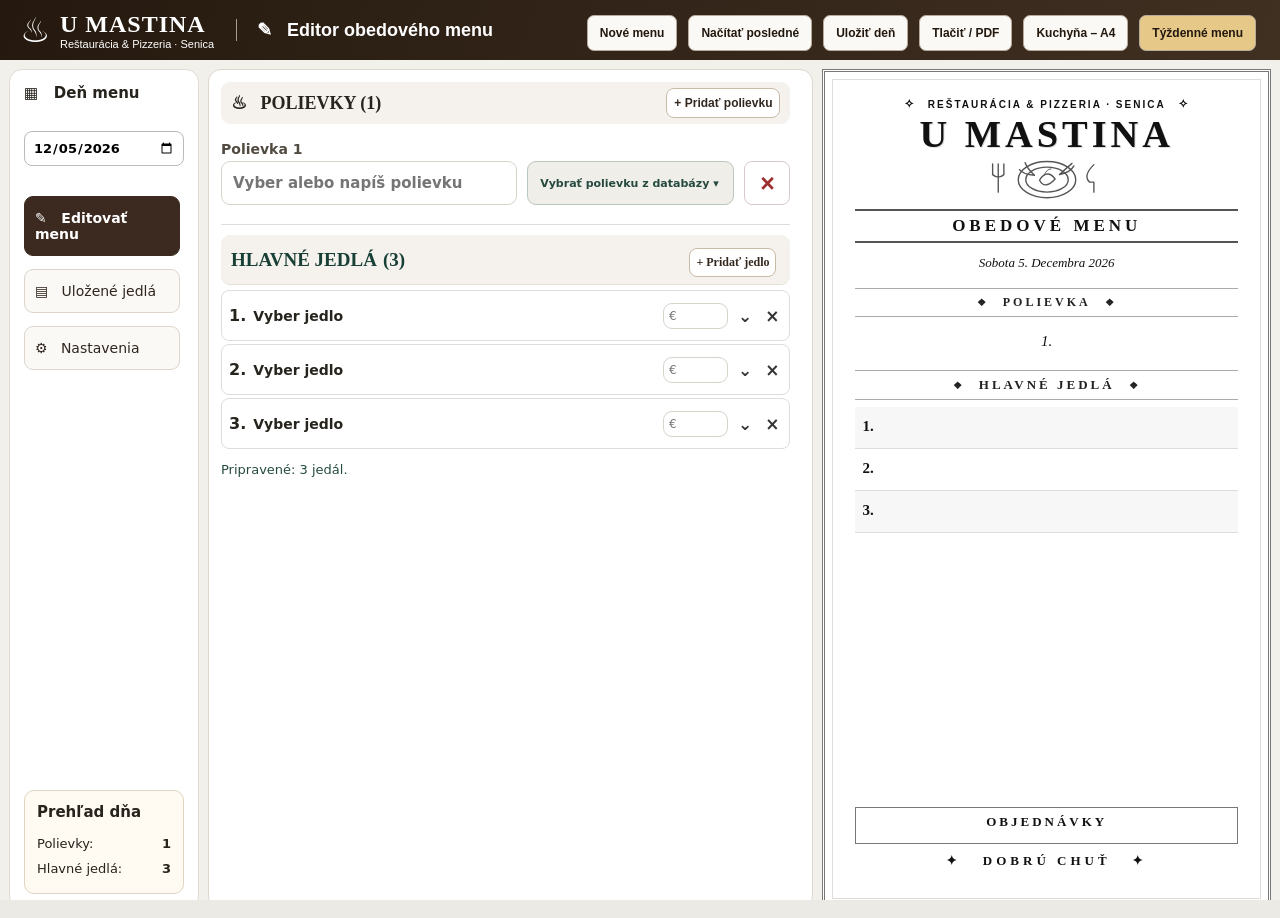
<file: index.html>
<!doctype html><html lang="sk"><head><meta charset="utf-8"><meta name="viewport" content="width=device-width,initial-scale=1"><title>U Mastina – Obedové menu</title><style>body{margin:0;background:#f2efe9;color:#30261e;font:16px system-ui}header{background:#244b3f;color:white;padding:18px;text-align:center}main{max-width:1100px;margin:20px auto;padding:12px;display:grid;grid-template-columns:1fr 1fr;gap:18px}.panel,.paper{background:white;border-radius:14px;padding:22px;box-shadow:0 2px 12px #0001}label{display:block;font-weight:650;margin-top:12px}input,textarea{box-sizing:border-box;width:100%;padding:11px;border:1px solid #bbb;border-radius:8px;font:inherit;margin-top:5px}button{border:0;border-radius:8px;background:#244b3f;color:white;padding:11px 14px;font:inherit;cursor:pointer;margin:6px 4px 0 0}.danger{background:#8c4b3e}.meal{border-top:1px solid #ddd;padding:12px 0}.paper{min-height:520px;text-align:center;border:2px solid #d7c8ac}.paper h1{font: bold 36px Georgia;color:#59432e;margin-bottom:3px}.paper h2{font:20px Georgia;letter-spacing:4px;color:#94724b}.dish{text-align:left;margin:18px 0}.dish strong{display:block}.dish small{color:#666}.price{float:right}#notice{color:#356c51}@media(max-width:750px){main{grid-template-columns:1fr}.paper h1{font-size:29px}}@media print{header,.panel{display:none}main{display:block;margin:0}.paper{box-shadow:none;border:0;min-height:0}body{background:white}} 
:root{--ink:#27231d;--gold:#b88b4e;--forest:#183f35;--cream:#f7f2e8}
body{background:#eceae5;color:var(--ink);font-family:system-ui,-apple-system,"Segoe UI",sans-serif}
header{background:var(--forest);padding:18px 20px;letter-spacing:.04em}
main{max-width:1280px;grid-template-columns:minmax(0,1fr) minmax(0,1.06fr);align-items:start;gap:22px;margin:24px auto}
.panel{padding:24px;border-radius:16px}.panel h3{margin:24px 0 10px;color:var(--forest);font-size:18px}
.panel label{font-size:14px;color:#514a40}
.panel input,.panel select,.panel textarea{display:block;width:100%;box-sizing:border-box;border:1px solid #d7d3cb;border-radius:9px;background:#fff;padding:11px;margin-top:6px;font:inherit;font-size:15px;min-width:0}
.panel input:focus,.panel select:focus{outline:2px solid #c3a06c;outline-offset:1px}
.panel button{background:var(--forest);font-weight:650}.panel button:hover{filter:brightness(1.13)}
.panel button.danger{background:#a74b42}
.meal{background:#f8f7f3;border:1px solid #e6e0d6;border-radius:12px;margin:12px 0;padding:16px}
.meal>b{color:var(--forest);font-size:17px}.side-grid{display:grid;grid-template-columns:1fr 1fr;gap:12px}
.side-grid select{font-size:13px;color:#5d584f;background:#f3f0e9}
.muted{font-size:12px;font-weight:400;color:#8d8375}
.paper{background:var(--cream);border:1px solid #d6c5a8;border-radius:3px;min-height:650px;padding:42px 38px 28px;box-shadow:0 10px 32px #29211520;position:relative;overflow:hidden}
.paper:before{content:"";position:absolute;inset:10px;border:1px solid #c8ad80;pointer-events:none}
.paper:after{content:"";position:absolute;inset:16px;border:1px solid #e3d5bd;pointer-events:none}
.paper>*{position:relative;z-index:1}
.menu-topline{font-size:10px;letter-spacing:3px;color:#8d744e;font-weight:700}
.paper h1{font:700 clamp(34px,4vw,51px)/1.1 Georgia,serif;letter-spacing:2px;color:#2b4336;margin:17px 0 5px}
.ornament{color:#b8955d;letter-spacing:9px;font-size:12px;margin:14px 0}
.paper h2{font:600 20px Georgia,serif;letter-spacing:5px;color:#9a7341;margin:8px 0 12px}
#pdate{text-transform:capitalize;font-size:14px;color:#6c6355;padding-bottom:18px}
.menu-section{border-top:1px solid #d4c5ab;margin:8px 0 20px;padding-top:18px}
.paper .menu-section h3{font:700 12px system-ui,sans-serif;letter-spacing:3px;color:#977143;margin:0 0 13px}
#psoup{font:italic 18px Georgia,serif;color:#302e28;line-height:1.5}
.dish{margin:0;padding:15px 0;border-bottom:1px solid #e0d6c5;display:grid;grid-template-columns:minmax(0,1fr) auto;gap:5px 14px;text-align:left}
.dish strong{font:700 17px Georgia,serif;color:#2d3c32;grid-column:1;line-height:1.4}
.dish small{grid-column:1;grid-row:2;color:#746d62;font-size:13px;line-height:1.5}
.dish .price{grid-column:2;grid-row:1 / span 2;float:none;align-self:center;font:700 18px Georgia,serif;color:#8a6338;white-space:nowrap}
#pfooter{margin:30px 0 10px;font-size:13px;color:#675d50}
.menu-bottomline{font:700 11px system-ui,sans-serif;letter-spacing:4px;color:#a38254;margin-top:25px}
@media(max-width:850px){main{grid-template-columns:1fr}.paper{padding:35px 28px;min-height:0}.paper h1{font-size:38px}}
@media(max-width:400px){.side-grid{grid-template-columns:1fr}.paper{padding:30px 23px}.paper h1{font-size:33px}}
@page{size:A4 portrait;margin:10mm}
@media print{body{background:#fff}main{padding:0;margin:0;display:block}.paper{width:100%;box-sizing:border-box;min-height:265mm;box-shadow:none;border:1px solid #d6c5a8;print-color-adjust:exact;-webkit-print-color-adjust:exact}.paper:before,.paper:after{print-color-adjust:exact}}
@media(min-width:851px){.paper{position:sticky;top:16px;max-height:calc(100vh - 32px);overflow:auto}}@media(max-width:850px){#preview{scroll-margin-top:12px}} @page{size:A4 portrait;margin:8mm}
@media print{
html,body{margin:0!important;padding:0!important;background:#fff!important;color:#000!important;width:auto!important}
header,.panel{display:none!important}
main{display:block!important;margin:0!important;padding:0!important;width:100%!important;max-width:none!important}
.paper{display:block!important;position:static!important;box-sizing:border-box!important;width:100%!important;max-width:none!important;min-height:0!important;height:auto!important;max-height:none!important;overflow:visible!important;margin:0!important;padding:9mm 11mm!important;background:#fff!important;color:#000!important;border:1px solid #333!important;border-radius:0!important;box-shadow:none!important;break-after:avoid!important;page-break-after:avoid!important;break-inside:avoid!important;page-break-inside:avoid!important}
.paper:before,.paper:after{display:none!important}
.paper,.paper *{color:#000!important;background:transparent!important;text-shadow:none!important;box-shadow:none!important}
.menu-topline{font-size:8pt!important;letter-spacing:1.2pt!important}
.paper h1{font-size:25pt!important;margin:3mm 0 1mm!important;letter-spacing:1pt!important}
.ornament{display:none!important}
.paper h2{font-size:13pt!important;letter-spacing:2pt!important;margin:2mm 0!important}
#pdate{font-size:10pt!important;padding:0 0 3mm!important}
.menu-section{margin:2mm 0 3mm!important;padding-top:3mm!important;border-top:1px solid #777!important}
.paper .menu-section h3{font-size:9pt!important;letter-spacing:1pt!important;margin:0 0 2mm!important}
#psoup{font-size:12pt!important;line-height:1.3!important}
.dish{margin:0!important;padding:2.5mm 0!important;gap:1mm 3mm!important;border-bottom:1px solid #bbb!important;break-inside:avoid!important;page-break-inside:avoid!important}
.dish strong{font-size:11pt!important;line-height:1.2!important}
.dish small{font-size:9pt!important;line-height:1.2!important}
.dish .price{font-size:11pt!important}
#pfooter{font-size:9pt!important;margin:4mm 0 1mm!important}
.menu-bottomline{font-size:8pt!important;margin-top:3mm!important;letter-spacing:2pt!important}
}.food-art{display:flex;justify-content:center;align-items:center;color:#8a6c43;margin:6px auto 0;height:65px}
.food-art svg{display:block;max-width:100%}
@media print{
@page{size:A4;margin:0}
html,body{width:210mm!important;height:297mm!important;max-height:297mm!important;overflow:hidden!important;margin:0!important;padding:0!important;background:white!important}
main{display:block!important;position:static!important;margin:0!important;padding:0!important;width:210mm!important;height:297mm!important;overflow:hidden!important}
.paper{position:absolute!important;top:7mm!important;left:7mm!important;right:7mm!important;width:196mm!important;height:280mm!important;min-height:0!important;max-height:280mm!important;overflow:hidden!important;box-sizing:border-box!important;margin:0!important;padding:8mm 12mm!important;border:1px solid #777!important;background:white!important;color:black!important;box-shadow:none!important;break-after:avoid!important;page-break-after:avoid!important}
.paper:before,.paper:after{display:none!important}
.paper *{color:#000!important;background:transparent!important;box-shadow:none!important}
.food-art{height:20mm!important;margin:1mm auto!important;color:#000!important}
.food-art svg{height:19mm!important;width:64mm!important}
.paper h1{font-size:25pt!important;margin:1mm 0!important}
.paper h2{font-size:13pt!important;margin:1mm 0!important}
#pdate{padding-bottom:2mm!important}
.menu-section{padding-top:2mm!important;margin:2mm 0!important}
.dish{padding:2mm 0!important}
#pfooter{margin:3mm 0!important}
.menu-bottomline{margin-top:2mm!important}
}/* iOS AirPrint: natural document flow, never force an A4-tall element */
@page{size:A4 portrait;margin:10mm}
@media print{
html,body{display:block!important;position:static!important;width:auto!important;height:auto!important;min-height:0!important;max-height:none!important;overflow:visible!important;margin:0!important;padding:0!important}
body{background:white!important}
header,.panel{display:none!important}
main{display:block!important;position:static!important;width:auto!important;height:auto!important;min-height:0!important;max-height:none!important;overflow:visible!important;margin:0!important;padding:0!important}
.paper{display:block!important;position:static!important;top:auto!important;left:auto!important;right:auto!important;bottom:auto!important;width:auto!important;height:auto!important;min-height:0!important;max-height:none!important;overflow:visible!important;margin:0!important;padding:6mm 8mm!important;box-sizing:border-box!important;border:1px solid #888!important;background:white!important;box-shadow:none!important;break-after:auto!important;page-break-after:auto!important;break-inside:auto!important;page-break-inside:auto!important}
.paper:before,.paper:after{display:none!important}
.paper,.paper *{color:#000!important;background:transparent!important}
.food-art{height:15mm!important;margin:0 auto 1mm!important}
.food-art svg{height:14mm!important;width:55mm!important}
.paper h1{font-size:23pt!important;margin:1mm 0!important}
.paper h2{font-size:12pt!important;margin:1mm 0!important}
#pdate{font-size:9pt!important;padding:0 0 2mm!important}
.menu-section{margin:1mm 0 2mm!important;padding-top:2mm!important}
.paper .menu-section h3{margin:0 0 1.5mm!important;font-size:8pt!important}
#psoup{font-size:11pt!important}
.dish{padding:2mm 0!important}
.dish strong{font-size:10pt!important}
.dish small{font-size:8pt!important}
.dish .price{font-size:10pt!important}
#pfooter{margin:2mm 0 1mm!important}
.menu-bottomline{margin:1mm 0 0!important}
}.paper{font-family:Georgia,"Times New Roman",serif}.paper .menu-topline{font-family:system-ui,sans-serif;font-weight:700;letter-spacing:2.6px}.paper h1{font-variant:small-caps;letter-spacing:3px}.paper h2{font-weight:700}.paper .menu-section h3{display:flex;align-items:center;justify-content:center;gap:14px}.paper .menu-section h3:before,.paper .menu-section h3:after{content:"";height:1px;flex:1;background:#c6ad8b}.paper .dish strong{font-size:18px}.paper .dish small{font-family:system-ui,sans-serif;font-style:italic}.contact-area{border-top:2px double #ab946e;border-bottom:1px solid #c6ad8b;margin-top:24px;padding:14px 8px 12px;text-align:center}.contact-heading{font:700 11px system-ui,sans-serif;letter-spacing:2.5px;color:#8d6e46;margin-bottom:7px}#paddress,#pphone{font:14px Georgia,serif;line-height:1.55}#paddress:empty,#pphone:empty{display:none}.contact-area #pfooter{margin:7px 0 0;font:italic 13px Georgia,serif}.paper .menu-bottomline{font-family:Georgia,serif;letter-spacing:3px}
@media print{.paper{font-family:Georgia,"Times New Roman",serif!important;border:2px solid #333!important;padding:6mm 9mm!important}.paper .menu-topline{letter-spacing:2pt!important;font-size:8pt!important}.paper h1{font-size:27pt!important;letter-spacing:2pt!important}.paper h2{font-size:14pt!important}.paper .menu-section h3:before,.paper .menu-section h3:after{background:#666!important}.paper .dish strong{font-size:11pt!important}.paper .dish small{font-size:8.5pt!important}.contact-area{margin-top:3mm!important;padding:2.5mm 0 2mm!important;border-top:2px double #333!important;border-bottom:1px solid #777!important}.contact-heading{font-size:8pt!important;letter-spacing:1.5pt!important;margin-bottom:1mm!important}#paddress,#pphone{font-size:9pt!important;line-height:1.2!important}.contact-area #pfooter{font-size:8.5pt!important;margin:1mm 0 0!important}.menu-bottomline{font-size:8pt!important;margin-top:2mm!important}}
.panel input[type=search]{background:#fff;border:1px solid #a9b8b0}.meal .dish-search{border-color:#8da99c}.side-grid .side-search{font-size:12px;padding:8px}.contact-area{background:#f2eee5;border-radius:4px}.panel h3{border-bottom:1px solid #e6dfd4;padding-bottom:6px}@media print{.contact-area{background:#fff!important}}.picker{position:relative;margin:8px 0 12px}.picker-trigger{display:block!important;width:100%;background:#f0eee9!important;color:#26493d!important;text-align:left!important;border:1px solid #b9c6bc!important;padding:12px 14px!important;margin:0!important;border-radius:9px!important;font-size:14px!important}.picker-panel{background:#fff;border:1px solid #aab8ac;border-radius:9px;padding:10px;margin-top:5px;box-shadow:0 6px 18px #0002}.picker-panel[hidden]{display:none!important}.picker-query{width:100%!important;margin:0 0 8px!important;border:2px solid #648c79!important}.picker-results{max-height:210px;overflow-y:auto}.picker-result{display:block!important;width:100%;margin:0!important;padding:11px 9px!important;border-radius:4px!important;border-bottom:1px solid #eee!important;background:#fff!important;color:#262626!important;text-align:left!important;font-size:14px!important;font-weight:500!important}.picker-result:hover{background:#e8f0ea!important}.picker-empty{padding:8px;color:#777}.side-grid{grid-template-columns:1fr 1fr}.side-grid .picker{margin:0 0 12px}.side-grid .picker-trigger{font-size:12px!important;padding:9px!important}
.paper{background:#faf8f1;background-image:repeating-linear-gradient(0deg,transparent,transparent 22px,#a59b8710 23px);border:3px double #967c57!important}
.paper h1{font-size:clamp(40px,5vw,60px);letter-spacing:4px;text-shadow:1px 1px #ddd}
.paper h2{border-top:1px solid #ae9574;border-bottom:1px solid #ae9574;padding:12px 0;letter-spacing:5px}
.paper .menu-section h3{font-size:14px;letter-spacing:3px}
.paper .dish strong{font-size:19px}
.contact-area{border:2px double #9b805d;padding:14px}
@media(max-width:450px){.side-grid{grid-template-columns:1fr}}
@media print{.paper{background:#fff!important;border:2px double #222!important}.paper h1{font-size:27pt!important;text-shadow:none!important}.paper h2{padding:2mm 0!important;border-top:1px solid #555!important;border-bottom:1px solid #555!important}.paper .menu-section h3{font-size:9pt!important}.paper .dish strong{font-size:11pt!important}.contact-area{border:1px solid #333!important;padding:2mm!important}}
.contact-editor{border-top:2px solid #ddd;margin-top:26px;padding-top:10px}.contact-editor .help{font-size:13px;color:#6c6c6c}.company-details{border-top:1px solid #bbb;margin-top:12px;padding-top:8px;display:flex;justify-content:center;gap:6px 14px;flex-wrap:wrap;font:11px system-ui,sans-serif;color:#555}.company-details span:empty{display:none}#porderphone{font:700 15px Georgia,serif}.contact-area{padding:12px 10px}.contact-heading{margin-bottom:6px}@media print{.company-details{font-size:7.5pt!important;margin-top:2mm!important;padding-top:1mm!important;gap:1mm 4mm!important}#porderphone{font-size:9pt!important}.contact-area{padding:2mm!important}}
.orders-box{border:2px solid #9c835e;border-radius:8px;background:#f3efe6;padding:16px 12px;margin:24px 0 12px;text-align:center}.orders-heading{font:700 13px system-ui,sans-serif;letter-spacing:3px;color:#8a6a40;margin-bottom:7px}.orders-box #porderphone{font:700 18px Georgia,serif;color:#2f4036}.orders-box #pfooter{font:italic 15px Georgia,serif;color:#685d4c;margin:5px 0}.company-details{border-top:1px solid #b7a58b;padding:9px 4px 0;margin:10px 0 0;display:flex;justify-content:center;gap:5px 13px;flex-wrap:wrap;font:11px system-ui,sans-serif;color:#777}.company-details span:empty{display:none}@media print{.orders-box{background:white!important;border:1px solid #222!important;border-radius:2px!important;padding:2.5mm!important;margin:3mm 0 2mm!important}.orders-heading{font-size:9pt!important;letter-spacing:1.5pt!important}.orders-box #porderphone{font-size:11pt!important}.orders-box #pfooter{font-size:9pt!important;margin:1mm 0!important}.company-details{font-size:7pt!important;margin:2mm 0 0!important;padding:1.5mm 0 0!important;gap:1mm 3mm!important;border-top:1px solid #777!important}}.orders-box{margin:22px 0 10px!important;padding:15px 12px!important}.orders-box #pfooter{white-space:pre-line;font:16px Georgia,serif!important;color:#292929!important;margin:9px 0!important}.orders-box #porderphone{font:700 15px Georgia,serif!important;margin-top:6px}.company-details{border:0!important;background:transparent!important;margin:12px 0 0!important;padding:7px 0 0!important;font:10px system-ui,sans-serif!important;color:#888!important;gap:4px 12px!important}.menu-bottomline{margin-top:14px!important}@media print{.orders-box{margin:3mm 0 2mm!important;padding:2mm!important}.orders-box #pfooter{font-size:9pt!important;margin:1mm 0!important}.orders-box #porderphone{font-size:8.5pt!important}.company-details{font-size:7pt!important;margin:2mm 0 0!important;padding:1mm 0!important;color:#444!important}.menu-bottomline{margin-top:2mm!important}}.paper{display:flex;flex-direction:column;justify-content:center;min-height:650px}.paper>*{flex-shrink:0}@media(max-width:850px){.paper{min-height:600px}}@media print{.paper{display:flex!important;flex-direction:column!important;justify-content:center!important;min-height:0!important}.paper>*{flex-shrink:0!important}}.meal .side-grid{display:grid;grid-template-columns:minmax(0,1fr) minmax(0,1fr);column-gap:12px;row-gap:12px;align-items:end}.meal .side-grid>label{display:flex;flex-direction:column;gap:5px;margin:0;min-width:0}.meal .side-grid>label input{width:100%;margin:0;min-height:44px}.meal .side-grid>.picker{align-self:end;margin:0;min-width:0}.meal .side-grid>.picker>.picker-trigger{width:100%;min-height:44px;margin:0;text-align:left}@media(max-width:480px){.meal .side-grid{grid-template-columns:minmax(0,1fr) minmax(0,1fr);gap:8px}.meal .side-grid>.picker>.picker-trigger{font-size:12px;padding:8px}}.meal .side-grid{display:flex!important;flex-direction:column!important;gap:12px!important}.meal .side-row{display:grid!important;grid-template-columns:minmax(0,1fr) minmax(0,1fr)!important;align-items:end!important;gap:12px!important;width:100%}.meal .side-row>label{display:flex!important;flex-direction:column!important;justify-content:flex-end!important;gap:6px!important;margin:0!important;min-width:0}.meal .side-row>label input{margin:0!important;width:100%!important;height:48px!important;box-sizing:border-box!important}.meal .side-row>.picker{margin:0!important;align-self:end!important;width:100%!important;min-width:0}.meal .side-row>.picker>.picker-trigger{display:block!important;width:100%!important;height:48px!important;margin:0!important;box-sizing:border-box!important;text-align:left!important}@media(max-width:480px){.meal .side-row{gap:8px!important}.meal .side-row>.picker>.picker-trigger{font-size:12px!important;padding:7px!important}}
/* v30: live preview matches luxury black-and-white printed menu */
#preview.paper{background:#fff!important;color:#111!important;border:6px double #111!important;border-radius:0!important;box-shadow:inset 0 0 0 7px white,inset 0 0 0 8px #777!important;min-height:960px!important;padding:32px 38px 28px!important;display:flex!important;flex-direction:column!important;text-align:center!important;overflow:auto!important;font-family:Georgia,serif!important}#preview.paper:before,#preview.paper:after{display:none!important}#preview .menu-topline{color:#111!important;font:700 11px Arial,sans-serif!important;letter-spacing:3px!important;margin:8px 0 4px!important}#preview .menu-topline:before,#preview .menu-topline:after{content:"❦";font-size:17px;margin:0 12px}#preview h1{color:#111!important;font:700 60px Georgia,serif!important;letter-spacing:6px!important;margin:2px 0 0!important;line-height:1.08!important}#preview .food-art{color:#111!important;height:76px!important;margin:0 auto 6px!important}#preview .food-art svg{height:68px!important;width:230px!important}#preview h2{color:#fff!important;background:#111!important;border:3px double #fff!important;outline:2px solid #111!important;outline-offset:2px!important;font:700 25px Georgia,serif!important;letter-spacing:5px!important;margin:10px 7px 14px!important;padding:12px 5px!important}#preview #pdate{color:#111!important;font:italic 16px Georgia,serif!important;padding:0!important;margin:3px 0 15px!important}#preview .menu-section{border:0!important;margin:0!important;padding:0!important}#preview .menu-section h3{color:#111!important;background:#e5e5e5!important;border-top:2px solid #111!important;border-bottom:2px solid #111!important;font:700 16px Georgia,serif!important;letter-spacing:3px!important;margin:6px 0 10px!important;padding:9px 0!important}#preview .menu-section h3:before,#preview .menu-section h3:after{content:"❖"!important;background:none!important;flex:0!important;width:auto!important;height:auto!important;font-size:10px!important}#preview #psoup{color:#111!important;font:italic 17px Georgia,serif!important;padding:12px 0 18px!important;min-height:48px!important}#preview .menu-section:has(#pdishes){display:flex!important;flex-direction:column!important;flex:1 1 auto!important;min-height:0!important}#preview .menu-section:has(#pdishes) h3{background:#111!important;color:#fff!important;border:3px double #fff!important;outline:1px solid #111!important;outline-offset:1px!important;margin:5px 0 15px!important;flex-shrink:0!important}#preview #pdishes{display:flex!important;flex-direction:column!important;justify-content:center!important;flex:1 1 auto!important;gap:0!important;min-height:0!important}#preview #pdishes .dish{background:#fff!important;border-bottom:1px solid #999!important;padding:9px 12px!important;margin:0!important;min-height:49px!important;display:grid!important;grid-template-columns:minmax(0,1fr) auto!important;grid-template-rows:auto auto!important;align-content:center!important;gap:3px 12px!important}#preview #pdishes .dish:nth-child(odd){background:#e8e8e8!important}#preview #pdishes .dish strong{color:#111!important;font:700 19px Georgia,serif!important;grid-column:1!important;grid-row:1!important}#preview #pdishes .dish small{color:#333!important;font:italic 14px Georgia,serif!important;grid-column:1!important;grid-row:2!important;line-height:1.3!important}#preview #pdishes .dish .price{color:#111!important;font:700 18px Georgia,serif!important;grid-column:2!important;grid-row:1/span 2!important;align-self:center!important}#preview .orders-box{color:#fff!important;background:#111!important;border:3px double #fff!important;outline:1px solid #111!important;outline-offset:1px!important;border-radius:0!important;margin:16px 0 0!important;padding:12px!important;min-height:55px!important}#preview .orders-heading{color:#fff!important;font:700 17px Georgia,serif!important;letter-spacing:4px!important}#preview #pfooter,#preview #porderphone{color:#fff!important;font-size:13px!important;margin:4px 0!important}#preview .menu-bottomline{color:#111!important;font:700 17px Georgia,serif!important;letter-spacing:4px!important;margin:15px 0 5px!important}#preview .company-details{color:#333!important;font:10px Arial,sans-serif!important;margin:4px 0!important}@media(max-width:850px){#preview.paper{padding:22px 16px!important;min-height:750px!important}#preview h1{font-size:39px!important}#preview h2{font-size:19px!important;letter-spacing:2px!important}}@media print{#preview.paper{display:none!important}}

/* v31 elegant monochrome without black bars, both preview and print */
#preview.paper{background:#fff!important;color:#171717!important;border:5px double #555!important;box-shadow:inset 0 0 0 8px white,inset 0 0 0 9px #aaa!important;padding:35px 36px!important}#preview .menu-topline{font-size:12px!important;letter-spacing:3px!important}#preview h1{font-size:56px!important;letter-spacing:6px!important}#preview h2{background:#f3f3f3!important;color:#111!important;border:1px solid #777!important;outline:2px solid #aaa!important;outline-offset:3px!important;box-shadow:none!important;font-size:24px!important;letter-spacing:5px!important;margin:12px 8px 18px!important}#preview .menu-section h3,#preview .menu-section:has(#pdishes) h3{background:#f3f3f3!important;color:#111!important;border:0!important;border-top:1px solid #555!important;border-bottom:1px solid #555!important;outline:0!important;font-size:16px!important;letter-spacing:4px!important;padding:11px 0!important;margin:12px 0!important}#preview #pdishes{justify-content:center!important}#preview #pdishes .dish{min-height:54px!important;padding:10px 12px!important;border-bottom:1px solid #bbb!important}#preview #pdishes .dish:nth-child(odd){background:#f3f3f3!important}#preview .orders-box{background:#f6f6f6!important;color:#111!important;border:2px double #777!important;outline:none!important;margin:18px 0 0!important}#preview .orders-heading,#preview #pfooter,#preview #porderphone{color:#111!important}#preview .menu-bottomline{color:#111!important}#preview .food-art{color:#555!important}

/* v32: clean unified A4 preview and independent panes */
@media(min-width:901px){html,body{height:100%;overflow:hidden}header{height:54px;box-sizing:border-box;padding:12px 20px!important}main{height:calc(100vh - 54px);max-width:none!important;margin:0!important;padding:12px!important;grid-template-columns:minmax(340px,.92fr) minmax(400px,1.08fr)!important;gap:12px!important;align-items:stretch!important}main>.panel,main>#preview{height:100%!important;min-height:0!important;overflow-y:auto!important;overscroll-behavior:contain;scrollbar-width:thin}main>.panel{padding:16px!important}main>#preview{align-self:stretch!important}}
#preview.paper{border:3px double #777!important;box-shadow:inset 0 0 0 7px #fff,inset 0 0 0 8px #ddd!important;border-radius:0!important;background:#fff!important;padding:22px 30px!important;min-height:0!important}#preview .menu-topline{font-size:10px!important;letter-spacing:2px!important;margin:3px 0 0!important}#preview .menu-topline:before,#preview .menu-topline:after{content:"✧"!important;font-size:12px!important}#preview h1{font-size:clamp(30px,3.4vw,49px)!important;letter-spacing:4px!important;margin:3px 0!important}#preview .food-art{height:48px!important;margin:0 auto 3px!important}#preview .food-art svg{width:150px!important;height:46px!important}#preview h2{background:transparent!important;color:#111!important;border:0!important;border-top:2px solid #555!important;border-bottom:2px solid #555!important;outline:0!important;box-shadow:none!important;font-size:19px!important;letter-spacing:4px!important;margin:6px 0 8px!important;padding:7px 0!important}#preview #pdate{font-size:13px!important;margin:4px 0 10px!important}#preview .menu-section h3,#preview .menu-section:has(#pdishes) h3{background:transparent!important;color:#222!important;border:0!important;border-top:1px solid #aaa!important;border-bottom:1px solid #aaa!important;outline:0!important;box-shadow:none!important;font-size:13px!important;letter-spacing:3px!important;margin:7px 0!important;padding:6px 0!important}#preview #psoup{font-size:15px!important;min-height:0!important;padding:7px 0 11px!important}#preview .menu-section:has(#pdishes){flex:1 0 auto!important}#preview #pdishes{flex:0 0 auto!important;justify-content:flex-start!important}#preview #pdishes .dish{background:transparent!important;min-height:35px!important;padding:5px 9px!important;border-bottom:1px solid #ddd!important}#preview #pdishes .dish:nth-child(odd){background:#f7f7f7!important}#preview #pdishes .dish strong{font-size:15px!important}#preview #pdishes .dish small{font-size:11px!important}#preview #pdishes .dish .price{font-size:14px!important}#preview .orders-box{background:transparent!important;color:#111!important;border:1px solid #777!important;outline:0!important;min-height:0!important;margin:12px 0 0!important;padding:8px!important}#preview .orders-heading{color:#111!important;font-size:13px!important;letter-spacing:3px!important}#preview #pfooter,#preview #porderphone{color:#111!important;font-size:11px!important}#preview .menu-bottomline{font-size:13px!important;margin:9px 0 4px!important}#preview .company-details{font-size:9px!important;margin:2px 0!important}
.extra-soup-row{padding:7px 0;border-bottom:1px solid #eee}.extra-soup-row button{font-size:12px;padding:6px 9px}.soup-entry{padding:2px 0}.panel #addSoup{font-size:13px;padding:8px 12px;margin:9px 0 4px}

/* v33 compact 10-dish layout */header{height:56px!important;box-sizing:border-box!important;padding:12px 18px!important;text-align:left!important;background:#292620!important}main{max-width:none!important;grid-template-columns:minmax(340px,1.3fr) minmax(190px,.65fr) minmax(320px,1fr)!important;gap:10px!important;padding:10px!important;margin:0!important}.panel{padding:12px!important}.library-pane{background:white;border:1px solid #ddd;border-radius:12px;padding:12px;min-height:0;overflow:auto}.library-pane h3{margin:0 0 12px}.library-pane input{width:100%;padding:9px;border:1px solid #ccc;border-radius:8px;box-sizing:border-box}.library-entry{width:100%;display:flex;justify-content:space-between;text-align:left;background:white!important;color:#222!important;border:1px solid #ddd!important;padding:9px!important;margin:5px 0!important;font-size:13px!important}.library-entry small{display:block;font-size:11px;color:#777;margin-top:4px}.library-entry span:last-child{font-size:22px}.meals-title{display:flex;align-items:center;gap:6px;font-size:16px!important}.meals-title button{margin-left:auto!important;padding:6px!important;font-size:12px!important}.compact-meal{margin:4px 0!important;padding:0!important;border:1px solid #ddd!important;background:#fff!important;border-radius:8px!important}.meal-bar{display:flex;align-items:center;gap:7px;padding:5px 7px;min-height:37px}.meal-summary{flex:1;min-width:0;cursor:pointer}.meal-summary strong,.meal-summary small{display:block;overflow:hidden;text-overflow:ellipsis;white-space:nowrap}.meal-summary strong{font-size:13px}.meal-summary small{font:italic 11px Georgia;color:#777}.quick-price{width:65px!important;flex:0 0 65px!important;padding:5px!important;margin:0!important;font-size:12px!important}.meal-bar button{background:transparent!important;color:#333!important;margin:0!important;padding:3px!important;font-size:17px!important}.meal-detail{display:none;padding:9px;border-top:1px solid #eee;background:#faf9f6}.expanded .meal-detail{display:block}.expanded{border-color:#c9ad83!important}.meal-detail .side-grid{grid-template-columns:repeat(3,minmax(0,1fr))!important;gap:7px!important}.meal-detail .side-row{min-width:0}.meal-detail label{font-size:11px!important;margin:4px 0!important}.meal-detail input{font-size:12px!important;padding:7px!important}.meal-detail .picker-trigger{font-size:11px!important;padding:6px!important;width:100%}@media(min-width:1051px){html,body{height:100%;overflow:hidden}main{height:calc(100vh - 56px)!important}.panel,.library-pane,#preview{height:100%!important;box-sizing:border-box!important;overflow-y:auto!important}}@media(max-width:1050px){main{grid-template-columns:1fr 1fr!important}.library-pane{grid-column:1;grid-row:2}#preview{grid-column:2;grid-row:1/span 2}}@media(max-width:750px){html,body{height:auto!important;overflow:auto!important}main{display:flex!important;flex-direction:column!important;height:auto!important}.panel,.library-pane,#preview{width:100%!important;height:auto!important;overflow:visible!important}}@media print{.library-pane{display:none!important}}

/* v34 final compact three-pane application */
.v34-toolbar{height:60px;background:linear-gradient(110deg,#25190f,#403022);color:#fff;display:flex;align-items:center;gap:22px;padding:0 20px;box-sizing:border-box;font-family:Arial,sans-serif}.v34-brand{display:flex;gap:10px;align-items:center;white-space:nowrap}.v34-brand b{font:700 24px Georgia;letter-spacing:1px}.v34-brand small{display:block;font-size:11px}.v34-chef{font-size:34px}.v34-toolbar-title{font-size:18px;border-left:1px solid #a99c8d;padding-left:20px;white-space:nowrap}.v34-actions{display:flex;gap:7px;margin-left:auto}.v34-actions button{background:#faf9f6;color:#23180e;border:1px solid #b6aa9b;border-radius:7px;font-weight:700;font-size:12px;padding:10px 12px;white-space:nowrap;cursor:pointer}.v34-actions button:last-child{background:#e6c989}
body>main{grid-template-columns:190px minmax(410px,1.35fr) minmax(370px,1fr)!important;gap:9px!important;padding:9px!important;background:#f2f0eb!important}.v34-sidebar{border:1px solid #e0dcd5;border-radius:13px;background:#fff;padding:14px;display:flex;flex-direction:column;gap:12px;overflow:auto}.v34-date-title{font-size:15px;font-weight:700}.v34-sidebar label{font-size:0}.v34-sidebar input[type=date]{font-size:13px!important;padding:8px!important;width:100%;box-sizing:border-box}.v34-nav{display:grid;gap:7px;margin-top:12px}.v34-nav button{background:#faf9f6;color:#30261d;border:1px solid #ddd5cb;border-radius:9px;text-align:left;font-size:14px;padding:13px 10px;cursor:pointer}.v34-nav button.selected{background:#4a321e;color:white}.v34-stats{margin-top:auto;border:1px solid #e0d4c4;border-radius:10px;background:#fffaf2;padding:12px;font-size:13px}.v34-stats b{display:block;font-size:15px;margin-bottom:10px}.v34-stats div{display:flex;justify-content:space-between;padding:5px 0}
body>main>.panel{border:1px solid #ddd7ce!important;background:#fff!important;border-radius:13px!important;padding:12px!important;min-width:0;box-shadow:none!important}.v34-soups{border-bottom:1px solid #ddd;margin-bottom:10px;padding-bottom:9px}.v34-section-title{background:#f5f2ed;border-radius:9px;padding:6px 10px;margin-bottom:7px;display:flex;align-items:center;justify-content:space-between;font:700 18px Georgia}.v34-section-title button{background:#fff!important;color:#33281f!important;border:1px solid #c9b9a7!important;font:700 12px Arial!important;padding:7px!important;margin:0!important}.v34-soups>label,.v34-soups>.picker,.v34-soups>#extraSoups{display:inline-block;vertical-align:middle}.v34-soups>label{width:68%;font-size:0!important;margin:2px 0!important}.v34-soups>label input{font-size:13px!important;padding:8px!important;margin:0!important}.v34-soups>.picker{width:30%;margin-left:1%}.v34-soups .picker-trigger{font-size:11px!important;padding:8px!important}.v34-soups #extraSoups{display:block}.v34-soups .extra-soup-row{display:flex;gap:8px;align-items:center}.v34-soups .extra-soup-row label{flex:1;font-size:0!important}.v34-soups .extra-soup-row input{padding:7px!important;font-size:13px!important}.v34-soups .extra-soup-row button{font-size:11px!important}.v34-soups>label:before{content:"1.";font:700 13px Arial;display:inline-block;width:24px}.v34-soups>label{font-size:13px!important}.v34-soups>label input{width:calc(100% - 27px)!important;display:inline-block!important}.v34-soups .extra-soup-row label{font-size:13px!important}
body>main>.panel>.meals-title{font:700 19px Georgia!important;background:#f5f2ed;border-radius:9px;padding:7px 10px;margin:5px 0!important}.meals-title button{background:#fff!important;color:#33281f!important;border:1px solid #c9b9a7!important}.compact-meal{margin:3px 0!important}.meal-bar{min-height:39px!important;padding:5px 7px!important}.meal-summary strong{font-size:14px!important}.meal-summary small{font-size:11px!important}.meal-detail .side-grid{display:grid!important;grid-template-columns:repeat(3,minmax(0,1fr))!important}.meal-detail .side-row{display:flex;flex-direction:column}.meal-detail .side-row label{width:100%!important}.meal-detail .side-row .picker{width:100%!important}.v34-extra{margin-top:12px;border-top:1px solid #ddd;padding:10px 0}.v34-extra summary{cursor:pointer;font-weight:700;padding:8px;background:#f4f1ec}.v34-common-price{display:block}.v34-library{display:none!important;position:fixed;z-index:100;left:205px;top:75px;width:340px;height:calc(100vh - 90px)!important;box-shadow:0 12px 50px #0003!important}.v34-library.v34-open{display:block!important}
body>main>#preview{border:4px double #4d4138!important;background:#fff!important;padding:17px 22px!important;box-shadow:inset 0 0 0 6px #fff,inset 0 0 0 7px #a99a87!important}body>main>#preview h1{font-size:clamp(27px,3vw,43px)!important}body>main>#preview .food-art{height:42px!important}body>main>#preview h2{font-size:17px!important;padding:5px 0!important}body>main>#preview .menu-section h3{font-size:12px!important}body>main>#preview #pdishes .dish{min-height:33px!important;padding:4px 7px!important}body>main>#preview .orders-box{padding:6px!important}
@media(min-width:1051px){html,body{height:100%!important;overflow:hidden!important}body>main{height:calc(100vh - 60px)!important}.v34-sidebar,body>main>.panel,body>main>#preview{height:100%!important;min-height:0!important;box-sizing:border-box!important;overflow-y:auto!important;scrollbar-width:thin}}
@media(max-width:1250px){.v34-toolbar-title{display:none}.v34-brand b{font-size:18px}.v34-actions button{font-size:11px;padding:8px}body>main{grid-template-columns:150px minmax(340px,1fr) minmax(320px,.95fr)!important}.v34-sidebar{padding:8px}}
@media(max-width:950px){html,body{height:auto!important;overflow:auto!important}.v34-toolbar{flex-wrap:wrap;height:auto;padding:9px}.v34-actions{width:100%;justify-content:space-between}.v34-toolbar-title{display:none}body>main{display:grid!important;grid-template-columns:150px minmax(0,1fr)!important;height:auto!important}.v34-sidebar{grid-column:1;grid-row:1}.panel{grid-column:2;grid-row:1}.v34-library{left:10px;top:110px}body>main>#preview{grid-column:1/span 2!important;grid-row:2!important;max-width:620px;margin:auto}}
@media(max-width:650px){body>main{display:flex!important;flex-direction:column!important}.v34-sidebar{width:100%;box-sizing:border-box}.v34-nav{grid-template-columns:repeat(3,1fr)}.v34-nav button{font-size:11px}.v34-stats{margin-top:0}.v34-library{left:4%;width:92%}}
.v34-extra:not([open]) > :not(summary){display:none!important}.v34-extra:not([open]){margin-top:6px!important;padding:0!important;border:0!important}.v34-extra:not([open]) summary{display:none!important}.v34-extra[open]{margin-top:10px!important}.v34-extra[open] summary{display:block!important}.v34-extra[open] > *{max-width:100%}body>main>.panel{scrollbar-gutter:stable}body>main>.panel #meals{margin-bottom:4px!important}
.meal .side-grid{display:grid!important;grid-template-columns:repeat(3,minmax(0,1fr))!important;gap:12px!important;overflow:visible!important}.meal .side-row{display:flex!important;flex-direction:column!important;align-items:stretch!important;gap:6px!important;min-width:0!important;position:relative!important}.meal .side-row>label{width:100%!important}.meal .side-row>.picker{width:100%!important;position:relative!important}.meal .side-row .picker-trigger{width:100%!important;min-height:38px!important;height:auto!important;white-space:normal!important}.meal .side-row .picker-panel{position:absolute!important;top:100%!important;left:0!important;width:max(240px,100%)!important;max-width:360px!important;min-width:240px!important;z-index:1000!important;box-sizing:border-box!important;background:white!important;box-shadow:0 10px 25px #0003!important}.meal .side-row .picker-results{max-height:220px!important;overflow-y:auto!important;overflow-x:hidden!important}.meal .side-row .picker-result{white-space:normal!important;overflow-wrap:anywhere!important}.meal .side-row:last-child .picker-panel{left:auto!important;right:0!important}.meal-detail,.compact-meal,.v34-editor{overflow:visible!important}.library-pane .saved-group{padding:10px 4px;border-bottom:1px solid #ddd}.saved-group h4{margin:6px 0 10px;font-size:15px}.saved-row{display:flex;align-items:center;gap:5px;padding:6px 0;border-bottom:1px solid #eee}.saved-row span{flex:1;min-width:0;overflow-wrap:anywhere;font-size:13px}.saved-row button{font-size:11px!important;padding:7px!important;flex-shrink:0}.saved-delete{color:#a52a2a!important}@media(max-width:900px){.meal .side-grid{grid-template-columns:1fr!important}.meal .side-row .picker-panel{left:0!important;right:auto!important}}
body>main[data-view="library"]>.panel,body>main[data-view="settings"]>.panel{display:none!important}body>main[data-view="library"]>.v34-library{display:block!important;position:relative!important;inset:auto!important;left:auto!important;top:auto!important;width:auto!important;height:100%!important;min-height:0!important;overflow:auto!important;box-shadow:none!important;z-index:1!important;grid-column:2!important}body>main[data-view="settings"]>.v37-settings-pane{display:block!important;grid-column:2!important;overflow:auto!important;height:100%!important;min-height:0!important;background:white;border:1px solid #ddd;border-radius:12px;padding:20px;box-sizing:border-box}body>main[data-view="edit"]>.v37-settings-pane,body>main[data-view="library"]>.v37-settings-pane{display:none!important}body>main[data-view="edit"]>.v34-library,body>main[data-view="settings"]>.v34-library{display:none!important}body>main[data-view="library"]>#preview,body>main[data-view="settings"]>#preview{grid-column:3!important}.v34-nav button.selected{background:#3c2a20!important;color:white!important;border-color:#3c2a20!important;font-weight:800!important}.v37-settings-pane .contact-editor{display:block!important}.v37-settings-pane label{display:block;margin:12px 0}.v37-settings-pane input,.v37-settings-pane textarea{width:100%;box-sizing:border-box}@media(max-width:1050px){body>main[data-view="library"]>.v34-library,body>main[data-view="settings"]>.v37-settings-pane{grid-column:auto!important;height:auto!important;max-height:75vh!important}}
body>main{grid-template-columns:190px minmax(390px,1.35fr) minmax(340px,1fr)!important;grid-template-rows:minmax(0,1fr)!important}body>main>.v34-sidebar{grid-column:1!important;grid-row:1!important}body>main>.panel,body>main>.v34-library,body>main>.v37-settings-pane{grid-column:2!important;grid-row:1!important}body>main>#preview{grid-column:3!important;grid-row:1!important}body>main[data-view="library"]>.v34-library{position:static!important;left:auto!important;top:auto!important;width:100%!important;height:100%!important;max-height:100%!important;box-sizing:border-box!important;box-shadow:none!important;z-index:auto!important;overflow-y:auto!important}body>main[data-view="settings"]>.v37-settings-pane{position:static!important;display:block!important;overflow-y:auto!important;box-sizing:border-box!important}body>main[data-view="edit"]>.v37-settings-pane,body>main[data-view="library"]>.v37-settings-pane{display:none!important}body>main[data-view="library"]>.panel,body>main[data-view="settings"]>.panel{display:none!important}body>main[data-view="edit"]>.v34-library,body>main[data-view="settings"]>.v34-library{display:none!important}body>main[data-view="library"]>.v34-library{display:block!important}body>main[data-view="settings"]>.v37-settings-pane{display:block!important}.v34-library #libraryNew,.v34-library #librarySearch{display:none!important}.v38-group{border:1px solid #ded9d2;border-radius:10px;margin:10px 0;background:#fff;overflow:hidden}.v38-group>summary{cursor:pointer;padding:16px;background:#f5f3f0;font-weight:750;font-size:17px;list-style:revert}.v38-group>.v38-search{width:calc(100% - 24px)!important;margin:12px!important;display:block!important}.v38-group .saved-row{padding:10px 12px;display:flex;align-items:center;gap:8px;flex-wrap:wrap}.v38-group .saved-row span{flex:1;min-width:140px}.v38-group .saved-row button{padding:7px 10px!important;font-size:12px!important}.v38-group .saved-row[hidden]{display:none!important}@media(max-width:1050px){body>main{display:block!important}body>main>.v34-sidebar,body>main>.panel,body>main>.v34-library,body>main>.v37-settings-pane,body>main>#preview{width:100%!important;height:auto!important;max-height:none!important;margin-bottom:12px}}
 .soup-row{display:grid!important;grid-template-columns:minmax(0,1fr) minmax(220px,290px) auto;align-items:end;gap:12px;padding:8px 0!important;border-bottom:1px solid #e5e5e5}.soup-row>label{margin:0!important;min-width:0}.soup-row>label input{width:100%!important;margin-top:5px}.soup-row>.picker{min-width:0;width:100%!important}.soup-row>.picker>.picker-trigger{width:100%!important;min-height:45px;white-space:normal;text-align:left}.soup-row>.danger{align-self:end;min-height:45px;white-space:nowrap}.soup-row .picker-panel{min-width:270px;width:max(100%,270px);max-width:420px}#print:disabled{opacity:.45;cursor:not-allowed}@media(max-width:850px){.soup-row{grid-template-columns:minmax(0,1fr)!important}.soup-row>.picker,.soup-row>.danger{width:100%!important}} 
/* Uniform soup rows: aligned input, searchable picker and delete X */
.primary-soup-row,.extra-soup-row.soup-row{display:grid!important;grid-template-columns:minmax(0,1fr) minmax(0,1fr) 42px!important;column-gap:12px!important;row-gap:4px!important;align-items:end!important;width:100%!important;padding:10px 0!important;margin:0!important;border:0!important;background:transparent!important;box-sizing:border-box!important}
.primary-soup-row>label,.extra-soup-row.soup-row>label{grid-column:1!important;min-width:0!important;width:100%!important;margin:0!important;display:block!important}
.primary-soup-row>label input,.extra-soup-row.soup-row>label input{display:block!important;width:100%!important;min-width:0!important;box-sizing:border-box!important;height:48px!important;margin:6px 0 0!important}
.primary-soup-row>.picker,.extra-soup-row.soup-row>.picker{grid-column:2!important;min-width:0!important;width:100%!important;align-self:end!important;margin:0!important}
.primary-soup-row>.picker>.picker-trigger,.extra-soup-row.soup-row>.picker>.picker-trigger{height:48px!important;min-height:48px!important;width:100%!important;box-sizing:border-box!important;margin:0!important;padding:8px 12px!important;white-space:normal!important;overflow-wrap:anywhere!important}
.primary-soup-row>.soup-remove,.extra-soup-row.soup-row>.soup-remove{grid-column:3!important;display:flex!important;align-items:center!important;justify-content:center!important;width:42px!important;height:48px!important;min-height:48px!important;padding:0!important;margin:0!important;border:1px solid #d9c8c8!important;border-radius:8px!important;background:#fff!important;color:#9e3030!important;font:700 25px/1 Arial,sans-serif!important;cursor:pointer!important}
#extraSoups{display:block!important;width:100%!important}#extraSoups .soup-row{border-top:1px solid #e5e5e5!important}
@media(max-width:650px){.primary-soup-row,.extra-soup-row.soup-row{grid-template-columns:minmax(0,1fr) 42px!important}.primary-soup-row>label,.extra-soup-row.soup-row>label{grid-column:1/3!important}.primary-soup-row>.picker,.extra-soup-row.soup-row>.picker{grid-column:1!important}.primary-soup-row>.soup-remove,.extra-soup-row.soup-row>.soup-remove{grid-column:2!important}}
.saved-menu-chooser{display:flex;align-items:end;gap:8px;flex-wrap:wrap;margin:8px 0;padding:8px 10px;background:#f7f5f1;border:1px solid #ded8cf;border-radius:9px}.saved-menu-chooser label{margin:0;flex:1 1 220px;font:600 13px system-ui}.saved-menu-chooser select{display:block;width:100%;margin-top:4px;padding:8px;font:14px system-ui}.saved-menu-chooser button{margin:0;white-space:nowrap;padding:9px 12px}@media(max-width:750px){.saved-menu-chooser button{width:100%}}/* v40-6 soup alignment: every row has the same 3 columns and aligned remove X */
.v34-soups>.primary-soup-row,.v34-soups #extraSoups>.extra-soup-row.soup-row{display:grid!important;grid-template-columns:minmax(0,1fr) minmax(0,0.7fr) 46px!important;grid-template-rows:auto 44px!important;align-items:stretch!important;column-gap:10px!important;row-gap:4px!important;min-width:0!important}
.v34-soups>.primary-soup-row>label,.v34-soups #extraSoups>.extra-soup-row.soup-row>label{grid-column:1!important;grid-row:1/3!important;align-self:stretch!important;display:flex!important;flex-direction:column!important;justify-content:end!important;min-width:0!important}
.v34-soups>.primary-soup-row>label input,.v34-soups #extraSoups>.extra-soup-row.soup-row>label input{height:44px!important;min-height:44px!important;flex:0 0 44px!important;margin-top:4px!important}
.v34-soups>.primary-soup-row>.picker,.v34-soups #extraSoups>.extra-soup-row.soup-row>.picker{grid-column:2!important;grid-row:2!important;align-self:stretch!important;height:44px!important;min-width:0!important}
.v34-soups>.primary-soup-row>.picker>.picker-trigger,.v34-soups #extraSoups>.extra-soup-row.soup-row>.picker>.picker-trigger{height:44px!important;min-height:44px!important}
.v34-soups>.primary-soup-row>.soup-remove,.v34-soups #extraSoups>.extra-soup-row.soup-row>.soup-remove{grid-column:3!important;grid-row:2!important;align-self:stretch!important;height:44px!important;min-height:44px!important;width:46px!important}
.v34-sidebar .saved-menu-chooser[hidden]{display:none!important}
.v34-sidebar .saved-menu-chooser:not([hidden]){display:block!important;border:1px solid #c8b9a1!important;background:#fffaf2!important;box-shadow:0 4px 12px #0001!important}
@media(max-width:650px){.v34-soups>.primary-soup-row,.v34-soups #extraSoups>.extra-soup-row.soup-row{grid-template-columns:minmax(0,1fr) 46px!important;grid-template-rows:auto 44px 44px!important}.v34-soups>.primary-soup-row>label,.v34-soups #extraSoups>.extra-soup-row.soup-row>label{grid-column:1/3!important;grid-row:1/3!important}.v34-soups>.primary-soup-row>.picker,.v34-soups #extraSoups>.extra-soup-row.soup-row>.picker{grid-column:1!important;grid-row:3!important}.v34-soups>.primary-soup-row>.soup-remove,.v34-soups #extraSoups>.extra-soup-row.soup-row>.soup-remove{grid-column:2!important;grid-row:3!important}}
</style></head><body><header><strong>REŠTAURÁCIA U MASTINA</strong> · Editor obedového menu</header><main><section class="panel"><label>Dátum<input id="date" type="date"></label><div class="soup-row primary-soup-row"><label>Polievka 1<input id="soup" list="soupsList" placeholder="Vyber alebo napíš polievku"></label><datalist id="soupsList"></datalist><div class="picker" id="soupPicker"><button type="button" class="picker-trigger">Vybrať polievku z databázy ▾</button><div class="picker-panel" hidden><input class="picker-query" type="search" placeholder="Hľadať polievku..."><div class="picker-results"></div></div></div><button type="button" class="soup-remove" id="removeFirstSoup" title="Odstrániť polievku" aria-label="Odstrániť polievku">×</button></div><div id="extraSoups"></div><button type="button" id="addSoup">+ Pridať polievku</button><label>Spoločná cena menu (€)<input id="price" type="number" min="0" step=".01" value="7"></label><h3 class="meals-title">HLAVNÉ JEDLÁ <span id="mealTotal"></span><button id="addTop" type="button">+ Pridať jedlo</button></h3><datalist id="sidesList"></datalist><div id="meals"><p>Načítavam polia jedál…</p></div><p id="editorStatus" aria-live="polite" style="font-size:13px;color:#244b3f"></p><h3>Databáza jedál, polievok a príloh</h3><p id="dbCount" aria-live="polite"></p><p>Pri uložení dňa sa názvy jedál, prílohy aj polievka automaticky pridajú do databázy v tomto prehliadači.</p><button id="export" type="button">Exportovať databázu a menu</button><label>Importovať zálohu<input id="import" type="file" accept=".json,application/json"></label><button id="add" type="button">+ Pridať jedlo</button><button id="restoreLast" type="button">Načítať posledný výber jedál</button><div class="saved-menu-chooser"><label for="savedHistory">Uložené jedálne lístky</label><select id="savedHistory"><option value="">Vyber dátum a čas uloženia</option></select><button type="button" id="loadSavedHistory">Načítať vybraný</button></div><button id="save" type="button">Uložiť deň</button><button id="print" type="button" disabled title="Najprv ulož úplné menu">Tlačiť jedálny lístok</button><button id="showPreview" type="button">Zobraziť náhľad ↓</button><label>Načítať uložený deň<select id="saved" style="width:100%;padding:10px"></select></label><section class="contact-editor"><h3>Údaje reštaurácie</h3><p class="help">Tieto údaje sa zobrazia drobným písmom na spodku jedálneho lístka.</p><label>Ulica a číslo<input id="address" placeholder="Ulica a číslo, Senica"></label><label>IČO<input id="ico" inputmode="numeric" placeholder="IČO reštaurácie"></label><label>Telefón reštaurácie<input id="phone" type="tel" placeholder="+421 ..."></label><h3>Objednávky</h3><label>Telefón na objednávky<input id="orderphone" type="tel" placeholder="+421 ..."></label><label>Vlastný text v rámčeku Objednávky<textarea id="footer" rows="2" placeholder="Napr. Objednávajte telefonicky alebo cez Bolt Food"></textarea></label></section><button id="saveContact" type="button">Uložiť kontakty</button><p id="notice" role="status" aria-live="polite"></p></section><aside class="library-pane"><h3>Uložené jedlá <span id="libraryCount"></span></h3><input id="librarySearch" type="search" placeholder="Hľadať uložené jedlo…"><div id="libraryItems"></div><button id="libraryNew" type="button">+ Pridať jedlo</button></aside><section class="paper" id="preview" aria-label="Živý náhľad jedálneho lístka"><div class="menu-topline">REŠTAURÁCIA & PIZZERIA · SENICA</div><h1>U MASTINA</h1><div class="food-art" aria-hidden="true"><svg viewBox="0 0 240 72" width="210" height="63" xmlns="http://www.w3.org/2000/svg"><g fill="none" stroke="currentColor" stroke-width="2.2" stroke-linecap="round" stroke-linejoin="round"><ellipse cx="120" cy="37" rx="46" ry="29"/><ellipse cx="120" cy="37" rx="34" ry="20"/><path d="M108 38c8-14 18-12 25-2-10 11-19 13-25 2z"/><path d="M100 30q-12-11-15-20m15 20q-18-1-24-9m64 8q15-14 20-18m-20 18q18-4 23-14"/><path d="M42 12v45m-9-45v17q9 8 18 0V12m-9 17v28M195 13q-18 18-7 28h7v16"/></g><path d="M115 31q5-12 12-11" fill="none" stroke="currentColor" stroke-width="1.5"/></svg></div><h2>OBEDOVÉ MENU</h2><div id="pdate"></div><div class="menu-section"><h3>POLIEVKA</h3><div id="psoup">—</div></div><div class="menu-section"><h3>HLAVNÉ JEDLÁ</h3><div id="pdishes"></div></div><div class="orders-box"><div class="orders-heading">OBJEDNÁVKY</div><p id="pfooter"></p><div id="porderphone"></div></div><div class="menu-bottomline">✦ &nbsp; DOBRÚ CHUŤ &nbsp; ✦</div><div class="company-details"><span id="paddress"></span><span id="pico"></span><span id="pphone"></span></div></section></main><script>
window.addEventListener('error',e=>{const el=document.getElementById('editorStatus');if(el)el.textContent='Chyba editora: '+e.message});const $=id=>document.getElementById(id),key='mastina_menu_v1_',dbkey='mastina_database_v2';
let meals=[],db={soups:[],dishes:[],sides:[]};
const esc=s=>String(s??'').replace(/[&<>"']/g,c=>({'&':'&amp;','<':'&lt;','>':'&gt;','"':'&quot;',"'":'&#39;'}[c]));
const norm=s=>String(s||'').trim().toLocaleLowerCase('sk');
function readDB(){try{let v=JSON.parse(localStorage.getItem(dbkey)||'{}');db={soups:Array.isArray(v.soups)?v.soups:[],dishes:Array.isArray(v.dishes)?v.dishes:[],sides:Array.isArray(v.sides)?v.sides:[]}}catch(e){db={soups:[],dishes:[],sides:[]}}}
function normalizeDishCategories(){const sideNames=new Set(db.sides.map(norm));for(const d of db.dishes){for(const s of [d.side1,d.side2,d.side3])if(String(s||'').trim())sideNames.add(norm(s));}const sideOnly=new Set(['hranolky','ryža','ryza','zemiaková kaša','zemiakova kasa','knedľa','knedla','šalát','salat','tatárska omáčka','tatarska omacka','kompót','kompot','uhorkový šalát','uhorkovy salat','zemiaky','syr']);const keep=[];for(const d of db.dishes){if(!d||typeof d.name!=='string'||!d.name.trim())continue;const n=norm(d.name);if((sideNames.has(n)||sideOnly.has(n))&&!d.side1&&!d.side2&&!d.side3){if(!db.sides.some(s=>norm(s)===n))db.sides.push(d.name.trim());}else if(!keep.some(x=>norm(x.name)===n))keep.push(d);}db.dishes=keep;}
function saveDB(){normalizeDishCategories();localStorage.setItem(dbkey,JSON.stringify(db));refreshDB()}
function refreshDB(){normalizeDishCategories();
const sl=$('sidesList');sl.innerHTML='';db.sides.forEach(v=>{const o=document.createElement('option');o.value=v;sl.appendChild(o)});
const l=$('soupsList');l.innerHTML='';db.soups.forEach(v=>{const o=document.createElement('option');o.value=v;l.appendChild(o)});
document.querySelectorAll('.picker-panel:not([hidden])').forEach(panel=>renderPicker(panel.closest('.picker')));if(typeof renderLibrary==='function'&&$('libraryItems'))renderLibrary();const count=$('dbCount');if(count)count.textContent='Uložené: '+db.dishes.length+' jedál, '+db.soups.length+' polievok, '+db.sides.length+' príloh.';
}
function initPicker(picker,items,onSelect){
picker._items=items;picker._select=onSelect;
const trigger=picker.querySelector('.picker-trigger'),panel=picker.querySelector('.picker-panel'),query=picker.querySelector('.picker-query');
trigger.onclick=()=>{const opening=panel.hidden;document.querySelectorAll('.picker-panel').forEach(p=>p.hidden=true);panel.hidden=!opening;if(opening){query.value='';renderPicker(picker);query.focus()}};
query.oninput=()=>renderPicker(picker);
query.onkeydown=e=>{if(e.key==='Escape'){panel.hidden=true;trigger.focus()}if(e.key==='Enter'){const first=picker.querySelector('.picker-result');if(first){e.preventDefault();first.click()}}};
}
function renderPicker(picker){
if(!picker||!picker._items)return;
const q=norm(picker.querySelector('.picker-query').value);
const items=picker._items().map((v,i)=>({v,i})).filter(({v})=>!q||norm(typeof v==='string'?v:v.name).includes(q)).sort((a,b)=>{const av=norm(typeof a.v==='string'?a.v:a.v.name),bv=norm(typeof b.v==='string'?b.v:b.v.name);return Number(!av.startsWith(q))-Number(!bv.startsWith(q))||av.localeCompare(bv,'sk')}).slice(0,80);
const results=picker.querySelector('.picker-results');results.replaceChildren();
if(!items.length){const empty=document.createElement('p');empty.className='picker-empty';empty.textContent='Žiadna zhoda v databáze';results.appendChild(empty);return}
items.forEach(({v,i})=>{const btn=document.createElement('button');btn.type='button';btn.className='picker-result';btn.textContent=typeof v==='string'?v:v.name;btn.onclick=()=>{picker._select(v,i);picker.querySelector('.picker-panel').hidden=true};results.appendChild(btn)});
}
// Keep old incorrectly classified side dishes out of the saved-meal picker.
function remember(){getSoups().forEach(s=>{s=s.trim();if(s&&!db.soups.some(v=>norm(v)===norm(s)))db.soups.push(s)});meals.forEach(m=>{[m.side1,m.side2,m.side3].forEach(v=>{v=String(v||'').trim();if(v&&!db.sides.some(s=>norm(s)===norm(v)))db.sides.push(v)});if(!m.name.trim())return;const item={name:m.name.trim(),side1:m.side1||'',side2:m.side2||'',side3:m.side3||'',price:m.price||''};let i=db.dishes.findIndex(d=>norm(d.name)===norm(item.name));if(i>=0)db.dishes[i]=item;else db.dishes.push(item)});saveDB()}
function addMeal(m={}){meals.push({name:m.name||'',side1:m.side1??m.side??'',side2:m.side2||'',side3:m.side3||'',price:m.price||''});expandedMeal=meals.length-1;renderEditor();preview()}
let expandedMeal=0;
function renderLibrary(){const root=$('libraryItems');if(!root)return;root.replaceChildren();const q='';const groups=[['Jedlá','dishes'],['Prílohy','sides'],['Polievky','soups']];$('libraryCount').textContent='('+ (db.dishes.length+db.sides.length+db.soups.length)+')';for(const [label,key] of groups){const entries=db[key].map((item,index)=>({item,index,name:typeof item==='string'?item:item.name})).filter(x=>norm(x.name).includes(q)).sort((a,b)=>a.name.localeCompare(b.name,'sk',{sensitivity:'base'}));const section=document.createElement('details');section.className='saved-group v38-group';section.dataset.category=key;section.open=false;section.addEventListener('toggle',()=>{if(section.open){window.v38OpenCategory=key;root.querySelectorAll('.v38-group').forEach(s=>{if(s!==section)s.open=false})}else if(window.v38OpenCategory===key)window.v38OpenCategory=null});const title=document.createElement('summary');title.textContent=label+' ('+db[key].length+')';section.appendChild(title);const search=document.createElement('input');search.type='search';search.placeholder='Hľadať '+label.toLowerCase()+'…';search.className='v38-search';search.value=window.v38Queries?.[key]||'';search.oninput=()=>{window.v38Queries=window.v38Queries||{};window.v38Queries[key]=search.value;section.querySelectorAll('.saved-row').forEach(row=>row.hidden=!norm(row.dataset.name).includes(norm(search.value)))};section.appendChild(search);for(const x of entries){const row=document.createElement('div');row.className='saved-row';row.dataset.name=x.name;row.hidden=!norm(x.name).includes(norm(window.v38Queries?.[key]||''));const name=document.createElement('span');name.textContent=x.name;name.title=x.name;const edit=document.createElement('button');edit.type='button';edit.textContent='Upraviť';edit.onclick=()=>{const next=prompt('Upraviť názov:',x.name);if(next===null||!next.trim())return;const value=next.trim();if(db[key].some((v,i)=>i!==x.index&&norm(typeof v==='string'?v:v.name)===norm(value))){alert('Táto položka už existuje.');return;}if(key==='dishes')db[key][x.index].name=value;else db[key][x.index]=value;saveDB();renderLibrary();};const remove=document.createElement('button');remove.type='button';remove.textContent='Odobrať';remove.className='saved-delete';remove.onclick=()=>{if(!confirm('Odobrať z uložených: '+x.name+'?'))return;db[key].splice(x.index,1);saveDB();renderLibrary();};row.append(name,edit,remove);section.appendChild(row);}root.appendChild(section);}}
function renderEditor(){const root=$('meals');root.replaceChildren();$('mealTotal').textContent='('+meals.length+')';meals.forEach((m,i)=>{const d=document.createElement('div');d.className='meal compact-meal'+(expandedMeal===i?' expanded':'');d.innerHTML='<div class="meal-bar"><b>'+(i+1)+'.</b><div class="meal-summary"><strong>'+esc(m.name||'Vyber jedlo')+'</strong><small>'+esc([m.side1,m.side2,m.side3].filter(Boolean).join(' · '))+'</small></div><input class="quick-price" type="number" step=".01" min="0" placeholder="€" value="'+esc(m.price||'')+'"><button class="expand-toggle" type="button">'+(expandedMeal===i?'⌃':'⌄')+'</button><button class="remove-meal" type="button">×</button></div><div class="meal-detail"><div class="picker dish-picker"><button type="button" class="picker-trigger">Vybrať uložené jedlo ▾</button><div class="picker-panel" hidden><input class="picker-query" type="search" placeholder="Hľadať jedlo..."><div class="picker-results"></div></div></div><label>Názov jedla<input class="name" placeholder="Napíš názov jedla"></label><div class="side-grid">'+[1,2,3].map(n=>'<div class="side-row"><label>Príloha '+n+'<input class="side'+n+'" list="sidesList" placeholder="Vyber alebo napíš"></label><div class="picker side-picker'+n+'"><button type="button" class="picker-trigger">Vybrať prílohu '+n+' ▾</button><div class="picker-panel" hidden><input class="picker-query" type="search" placeholder="Hľadať prílohu..."><div class="picker-results"></div></div></div></div>').join('')+'</div></div>';root.appendChild(d);const redraw=()=>{d.querySelector('.meal-summary strong').textContent=m.name||'Vyber jedlo';d.querySelector('.meal-summary small').textContent=[m.side1,m.side2,m.side3].filter(Boolean).join(' · ');preview()};d.querySelector('.meal-summary').onclick=d.querySelector('.expand-toggle').onclick=()=>{expandedMeal=expandedMeal===i?-1:i;renderEditor()};d.querySelector('.remove-meal').onclick=()=>{meals.splice(i,1);expandedMeal=Math.min(expandedMeal,meals.length-1);renderEditor();preview()};d.querySelector('.quick-price').oninput=e=>{m.price=e.target.value;preview()};['name','side1','side2','side3'].forEach(k=>{const el=d.querySelector('.'+k);el.value=m[k]||'';el.oninput=e=>{m[k]=e.target.value;redraw()}});initPicker(d.querySelector('.dish-picker'),()=>db.dishes,v=>{Object.assign(m,v);expandedMeal=i;renderEditor();preview()});[1,2,3].forEach(n=>initPicker(d.querySelector('.side-picker'+n),()=>db.sides,v=>{m['side'+n]=v;d.querySelector('.side'+n).value=v;redraw()}))});try{refreshDB()}catch(e){console.error(e)}$('editorStatus').textContent='Pripravené: '+meals.length+' jedál.'}
function getSoups(){return [$("soup").value,...document.querySelectorAll(".extra-soup-input")].map(x=>typeof x==="string"?x:x.value)}
function setSoups(values){const list=Array.isArray(values)?values:[values||""];$("soup").value=list[0]||"";$("extraSoups").replaceChildren();list.slice(1).forEach(v=>addSoupField(v));}
function renumberSoupRows(){document.querySelectorAll(".extra-soup-row label").forEach((el,i)=>el.firstChild.textContent="Polievka "+(i+2))}
function addSoupField(value=""){const n=document.querySelectorAll(".extra-soup-input").length+2;const wrap=document.createElement("div");wrap.className="extra-soup-row soup-row";wrap.innerHTML=`<label>Polievka ${n}<input class="extra-soup-input" list="soupsList" placeholder="Vyber alebo napíš polievku"></label><div class="picker extra-soup-picker"><button type="button" class="picker-trigger">Vybrať polievku z databázy ▾</button><div class="picker-panel" hidden><input class="picker-query" type="search" placeholder="Hľadať polievku..."><div class="picker-results"></div></div></div><button type="button" class="soup-remove" title="Odstrániť polievku" aria-label="Odstrániť polievku">×</button>`;wrap.querySelector(".extra-soup-input").value=value;wrap.querySelector(".extra-soup-input").addEventListener("input",preview);initPicker(wrap.querySelector(".extra-soup-picker"),()=>db.soups,v=>{wrap.querySelector(".extra-soup-input").value=v;preview()});wrap.querySelector("button.soup-remove").onclick=()=>{wrap.remove();renumberSoupRows();preview()};$("extraSoups").appendChild(wrap);preview()}
document.getElementById('removeFirstSoup').onclick=()=>{const first=document.querySelector('.extra-soup-row');if(first){document.getElementById('soup').value=first.querySelector('.extra-soup-input').value;first.remove();renumberSoupRows()}else{document.getElementById('soup').value=''}preview()};
function preview(){$('paddress').textContent=$('address').value;$('pico').textContent=$('ico').value?'IČO: '+$('ico').value:'';$('pphone').textContent=$('phone').value?'Tel.: '+$('phone').value:'';$('porderphone').textContent=$('orderphone').value?'Tel.: '+$('orderphone').value:'';$('psoup').innerHTML=getSoups().map((s,i)=>'<div class="soup-entry">'+(i+1)+'. '+esc(s)+'</div>').join('');const dt=$('date').value;$('pdate').textContent=dt?new Date(dt+'T12:00:00').toLocaleDateString('sk-SK',{weekday:'long',day:'numeric',month:'long',year:'numeric'}):'';$('pdishes').innerHTML=meals.map((m,i)=>'<div class="dish"><span class="price">'+(m.name.trim()?esc(m.price||$('price').value)+' €':'')+'</span><strong>'+(i+1)+'. '+esc(m.name)+'</strong><small>'+esc([m.side1,m.side2,m.side3].filter(Boolean).join(' · '))+'</small></div>').join('')||'Zatiaľ žiadne jedlá';$('pfooter').textContent=$('footer').value}
function saveContacts(){['address','phone','ico','orderphone','footer'].forEach(id=>localStorage.setItem('mastina_'+id,$(id).value))}function refreshSaved(){let dates=Object.keys(localStorage).filter(k=>k.startsWith(key)).map(k=>k.slice(key.length)).sort().reverse();$('saved').innerHTML='<option value="">Vyber dátum</option>'+dates.map(d=>'<option value="'+esc(d)+'">'+esc(d)+'</option>').join('');const history=$('savedHistory');if(history){const entries=dates.map(d=>{let x={};try{x=JSON.parse(localStorage.getItem(key+d)||'{}')}catch(e){}return {date:d,updated:x.savedAt||'',label:new Date(d+'T12:00:00').toLocaleDateString('sk-SK')+(x.savedAt?' · uložené '+new Date(x.savedAt).toLocaleString('sk-SK',{hour:'2-digit',minute:'2-digit'}):' · čas nezaznamenaný')}}).sort((a,b)=>(b.updated||b.date).localeCompare(a.updated||a.date));history.innerHTML='<option value="">Vyber dátum a čas uloženia</option>'+entries.map(x=>'<option value="'+esc(x.date)+'">'+esc(x.label)+'</option>').join('')}}
const lastKey='mastina_last_selection_v1';let savedPrintSnapshot=null;function printSnapshot(){return JSON.stringify({date:$('date').value,soups:getSoups(),price:$('price').value,meals,footer:$('footer').value,address:$('address').value,phone:$('phone').value,ico:$('ico').value,orderphone:$('orderphone').value})}function refreshPrintState(){const ok=savedPrintSnapshot!==null&&savedPrintSnapshot===printSnapshot();$('print').disabled=!ok;$('print').title=ok?'Vytlačiť uložené menu':'Najprv ulož úplné menu'}document.addEventListener('input',()=>{if(savedPrintSnapshot!==null)refreshPrintState()});document.addEventListener('change',()=>{if(savedPrintSnapshot!==null)refreshPrintState()});
function snapshot(){return {soup:$('soup').value,soups:getSoups(),price:$('price').value,footer:$('footer').value,address:$('address').value,phone:$('phone').value,ico:$('ico').value,orderphone:$('orderphone').value,meals:meals.map(m=>({...m}))}}
function saveLast(){try{localStorage.setItem(lastKey,JSON.stringify(snapshot()))}catch(e){}}
function applySelection(x){if(!x)return false;setSoups(x.soups||[x.soup||'']);$('price').value=x.price??'7';$('footer').value=x.footer??localStorage.getItem('mastina_footer')??'';$('address').value=x.address??localStorage.getItem('mastina_address')??'';$('phone').value=x.phone??localStorage.getItem('mastina_phone')??'';$('ico').value=x.ico??localStorage.getItem('mastina_ico')??'';$('orderphone').value=x.orderphone??localStorage.getItem('mastina_orderphone')??'';meals=Array.isArray(x.meals)?x.meals.map(m=>({name:m.name||'',side1:m.side1??m.side??'',side2:m.side2||'',side3:m.side3||'',price:m.price||''})):[];renderEditor();preview();return true}
function restoreLast(){try{let saved=JSON.parse(localStorage.getItem(lastKey)||'null');if(!saved){const dates=Object.keys(localStorage).filter(k=>k.startsWith(key)).sort().reverse();if(dates.length)saved=JSON.parse(localStorage.getItem(dates[0]))}return applySelection(saved)}catch(e){return false}}
function load(d){if(!d)return;let x;try{x=JSON.parse(localStorage.getItem(key+d)||'null')}catch(e){return}if(!x){$('notice').textContent='Uložené menu sa nenašlo pre dátum '+d;return false}$('date').value=d;const ok=applySelection(x);if(!ok)return false;saveLast();$('notice').textContent='Načítané menu z '+d+'. Môžeš ho upraviť.';return true}
$('librarySearch').oninput=renderLibrary;$('libraryNew').onclick=()=>addMeal();$('addTop').onclick=()=>addMeal();['date','soup','price','footer','address','phone','ico','orderphone'].forEach(id=>$(id).addEventListener('input',preview));
$('addSoup').onclick=()=>addSoupField();
initPicker($('soupPicker'),()=>db.soups,v=>{$('soup').value=v;preview()});
$('add').onclick=()=>addMeal();$('restoreLast').onclick=()=>{if(restoreLast())$('notice').textContent='Posledný výber jedál načítaný.';else $('notice').textContent='Zatiaľ nie je uložený posledný výber.'};$('saveContact').onclick=()=>{try{saveContacts();$('notice').textContent='Kontaktné údaje uložené.'}catch(e){$('notice').textContent='Ukladanie kontaktov zlyhalo.'}};
$('save').onclick=()=>{const d=$('date').value;if(!d){$('notice').textContent='Najprv vyber dátum.';window.alert('Najprv vyber dátum menu.');return}const missing=[];getSoups().forEach((v,i)=>{if(!String(v||'').trim())missing.push('Polievka '+(i+1)+': chýba názov')});meals.forEach((m,i)=>{if(!String(m.name||'').trim())missing.push('Jedlo '+(i+1)+': chýba názov');if(!/(?:^|[^\p{L}])(?:šalát|salát|salad)(?:$|[^\p{L}])/iu.test(String(m.name||''))&&![m.side1,m.side2,m.side3].some(v=>String(v||'').trim()))missing.push('Jedlo '+(i+1)+': chýba aspoň jedna príloha')});try{saveContacts();localStorage.setItem(key+d,JSON.stringify({soup:$('soup').value,soups:getSoups(),price:$('price').value,footer:$('footer').value,address:$('address').value,phone:$('phone').value,ico:$('ico').value,orderphone:$('orderphone').value,meals,savedAt:new Date().toISOString()}));remember();saveLast();refreshSaved();if(missing.length){savedPrintSnapshot=null;refreshPrintState();const msg='Deň je uložený, ale pred tlačou doplň:\n• '+missing.join('\n• ');$('notice').textContent=msg;window.alert(msg)}else{savedPrintSnapshot=printSnapshot();refreshPrintState();$('notice').textContent='Deň '+d+' je uložený. Teraz môžeš vytlačiť jedálny lístok.'}preview()}catch(e){savedPrintSnapshot=null;refreshPrintState();$('notice').textContent='Ukladanie zlyhalo: '+e.message}};
$('saved').onchange=e=>load(e.target.value);$('loadSavedHistory').onclick=()=>{const d=$('savedHistory').value;if(!d){$('notice').textContent='Vyber uložený jedálny lístok.';return}if(load(d)){const edit=$('v34-edit');if(edit)edit.click();const panel=document.querySelector('main>.panel');if(panel)panel.scrollTop=0;const chooser=document.querySelector('.saved-menu-chooser');if(chooser)chooser.hidden=true;}};
$('print').onclick=()=>{if(!savedPrintSnapshot||savedPrintSnapshot!==printSnapshot()){refreshPrintState();window.alert('Najprv ulož kompletné menu bez chýb.');return}try{preview();const html='<!doctype html><html lang="sk"><head><meta charset="utf-8"><title>U Mastina – tlač menu</title><style>@page{size:A4;margin:0}*{box-sizing:border-box;-webkit-print-color-adjust:exact;print-color-adjust:exact}html,body{margin:0;background:#fff;color:#111;font-family:Georgia,serif}.company-details{display:flex!important;flex-direction:column!important;align-items:center!important;gap:1mm!important;width:100%!important;margin:1.5mm auto 0!important;padding:1mm 0 0!important;border-top:1px solid #bbb!important;font:normal 8pt/1.25 Georgia,serif!important;color:#555!important;text-align:center!important}.company-details span{display:block!important;font:inherit!important;white-space:normal!important}.company-details span:empty{display:none!important}.actions{padding:10px;text-align:center;font:14px Arial}.actions button{padding:8px 18px}.sheet{width:210mm;height:297mm;padding:13mm 16mm 12mm;display:flex;flex-direction:column;text-align:center;position:relative;border:5px double #777;outline:1px solid #bbb;outline-offset:-8mm;overflow:hidden}.sheet>*{position:relative;z-index:1;flex-shrink:0}.menu-topline{font:700 10px Arial;letter-spacing:2.5px;margin:6mm 0 2mm}.menu-topline:before,.menu-topline:after{content:"✧";padding:0 10px}h1{font:700 48px Georgia;letter-spacing:5px;margin:0}.food-art{height:17mm;display:flex;align-items:center;justify-content:center}.food-art svg{width:52mm;height:16mm}h2{font:700 23px Georgia;letter-spacing:4px;border-top:2px solid #555;border-bottom:2px solid #555;padding:3mm 0;margin:1mm 0 3mm}#pdate{font:italic 14px Georgia;margin:1mm 0 4mm}.menu-section{margin:0}.menu-section h3{font:700 13px Georgia;letter-spacing:3px;border-top:1px solid #aaa;border-bottom:1px solid #aaa;padding:2mm 0;margin:1mm 0 2mm}.menu-section h3:before,.menu-section h3:after{content:"✧";padding:0 12px}#psoup{font:italic 16px Georgia;padding:2mm 0 4mm;min-height:9mm}.menu-section:has(#pdishes){display:flex;flex-direction:column;flex:1 1 auto;min-height:0}.menu-section:has(#pdishes) h3{flex-shrink:0}#pdishes{display:flex;flex-direction:column;justify-content:center;flex:1 1 auto;min-height:0}.dish{display:grid;grid-template-columns:minmax(0,1fr) auto;grid-template-rows:auto auto;gap:1mm 4mm;text-align:left;align-content:center;min-height:11mm;padding:2mm 3mm;border-bottom:1px solid #ddd;break-inside:avoid}.dish:nth-child(odd){background:#f7f7f7}.dish strong{grid-column:1;grid-row:1;font:700 16px Georgia}.dish small{grid-column:1;grid-row:2;font:italic 11px Georgia;color:#444}.dish .price{grid-column:2;grid-row:1/span 2;align-self:center;font:700 15px Georgia}.orders-box{border:1px solid #777;margin:3mm 0 0;padding:2mm;min-height:11mm}.orders-heading{font:700 13px Georgia;letter-spacing:3px}.orders-box p,#porderphone{font:11px Georgia;margin:1mm 0}.menu-bottomline{font:700 14px Georgia;letter-spacing:4px;margin:3mm 0 1mm}.company-details{font:9px Arial;display:flex;gap:3mm;justify-content:center;margin-bottom:2mm}@media print{.actions{display:none}html,body{width:210mm;height:297mm}.sheet{break-after:avoid}} /* v40: jednotna typografia a upratane kontaktne udaje */ .company-details{display:flex!important;flex-direction:column!important;align-items:center!important;justify-content:center!important;gap:2px!important;margin:7px auto 0!important;padding:6px 8px 0!important;border:0!important;border-top:1px solid #bbb!important;width:88%!important;max-width:88%!important;color:#555!important;font:normal 10px/1.35 Georgia,serif!important;letter-spacing:0!important;text-align:center!important} .company-details span{display:block!important;font:inherit!important;line-height:1.35!important;white-space:normal!important;text-align:center!important;overflow-wrap:anywhere!important} .company-details span:empty{display:none!important} .menu-bottomline{font-family:Georgia,serif!important;margin-bottom:3px!important} @media print{.company-details{font:normal 8pt/1.3 Georgia,serif!important;margin:2mm auto 0!important;padding:1mm 0 0!important;gap:0.5mm!important}} </style></head><body><div class="actions"><button onclick="window.print()">Tlačiť / Uložiť PDF</button><p>Vypni hlavičky a päty.</p></div><div class="sheet">'+$('preview').innerHTML+'</div></body></html>';const w=window.open('','_blank');if(!w){$('notice').textContent='Prehliadač zablokoval tlačové okno. Otvor editor v Safari alebo Chrome.';return}w.document.open();w.document.write(html);w.document.close()}catch(e){$('notice').textContent='Tlač sa nepodarila: '+e.message}};$('showPreview').onclick=()=>{$('preview').scrollIntoView({behavior:'smooth',block:'start'})};
$('export').onclick=()=>{const days={};Object.keys(localStorage).filter(k=>k.startsWith(key)).forEach(k=>{try{days[k.slice(key.length)]=JSON.parse(localStorage.getItem(k))}catch(e){}});const blob=new Blob([JSON.stringify({version:2,db,days},null,2)],{type:'application/json'});const a=document.createElement('a');a.href=URL.createObjectURL(blob);a.download='u-mastina-zaloha.json';a.click();setTimeout(()=>URL.revokeObjectURL(a.href),2000)};
$('import').onchange=async e=>{const file=e.target.files[0];if(!file)return;try{const data=JSON.parse(await file.text());if(!data.db||!data.days||!Array.isArray(data.db.soups)||!Array.isArray(data.db.dishes))throw Error('Nesprávny formát');if(!confirm('Importovať zálohu? Rovnaké dátumy sa prepíšu.'))return;db=data.db;saveDB();Object.entries(data.days).forEach(([d,v])=>{if(/^\d{4}-\d{2}-\d{2}$/.test(d))localStorage.setItem(key+d,JSON.stringify(v))});refreshSaved();$('notice').textContent='Záloha importovaná'}catch(err){$('notice').textContent='Import zlyhal: '+err.message}};
$('date').value=new Date(Date.now()-new Date().getTimezoneOffset()*60000).toISOString().slice(0,10);$('address').value=localStorage.getItem('mastina_address')||'';$('phone').value=localStorage.getItem('mastina_phone')||'';$('ico').value=localStorage.getItem('mastina_ico')||'';$('orderphone').value=localStorage.getItem('mastina_orderphone')||'';$('footer').value=localStorage.getItem('mastina_footer')||$('footer').value;try{readDB()}catch(e){console.error(e)}try{addMeal();addMeal();addMeal()}catch(e){$('editorStatus').textContent='Chyba pri načítaní jedál: '+e.message;console.error(e)}try{refreshSaved();preview()}catch(e){console.error(e)}

(function installV34(){
const main=document.querySelector('main'),panel=main.querySelector('.panel'),library=main.querySelector('.library-pane'),previewEl=$('preview'),header=document.querySelector('header');
const sidebar=document.createElement('aside');sidebar.className='v34-sidebar';sidebar.innerHTML='<div class="v34-date-title">▦ &nbsp; Deň menu</div><div id="v34-date-slot"></div><div class="v34-nav"><button id="v34-edit" class="selected" type="button">✎ &nbsp; Editovať menu</button><button id="v34-library" type="button">▤ &nbsp; Uložené jedlá</button><button id="v34-settings" type="button">⚙ &nbsp; Nastavenia</button></div><div class="v34-stats"><b>Prehľad dňa</b><div>Polievky: <strong id="v34-soupcount">1</strong></div><div>Hlavné jedlá: <strong id="v34-mealcount">3</strong></div></div>';
main.insertBefore(sidebar,panel);sidebar.querySelector('#v34-date-slot').appendChild($('date').closest('label'));
const historyChooser=document.querySelector('.saved-menu-chooser');sidebar.querySelector('#v34-date-slot').appendChild(historyChooser);const savedHistorySelect=$('savedHistory');historyChooser.querySelector('label').textContent='Načítať uložené menu';historyChooser.querySelector('label').appendChild(savedHistorySelect);$('loadSavedHistory').textContent='Načítať menu';historyChooser.hidden=true;
const top=document.createElement('div');top.className='v34-toolbar';top.innerHTML='<div class="v34-brand"><span class="v34-chef">♨</span><span><b>U MASTINA</b><small>Reštaurácia & Pizzeria · Senica</small></span></div><strong class="v34-toolbar-title">✎ &nbsp; Editor obedového menu</strong><div class="v34-actions"></div>';
header.replaceWith(top);const actions=top.querySelector('.v34-actions');
[['Nové menu',()=>{if(confirm('Začať nové menu? Neuložené zmeny sa stratia.')){setSoups(['']);meals=Array.from({length:3},()=>({name:'',side1:'',side2:'',side3:'',price:''}));expandedMeal=-1;renderEditor();preview()}}],['Načítať posledné',()=>{refreshSaved();const chooser=document.querySelector('.saved-menu-chooser');chooser.hidden=!chooser.hidden;if(!chooser.hidden){$('savedHistory').focus();}else{chooser.hidden=true;}}],['Uložiť deň',()=>$('save').click()],['Tlačiť / PDF',()=>$('print').click()],['Kuchyňa – A4',()=>{window.location.href='kuchyna.html'}],['Týždenné menu',()=>{window.location.href='tyzdenne-menu.html?v=16'}]].forEach(([label,handler])=>{const b=document.createElement('button');b.type='button';b.textContent=label;b.onclick=handler;actions.appendChild(b)});
const soups=document.createElement('section');soups.className='v34-soups';soups.innerHTML='<div class="v34-section-title"><b>♨ &nbsp; POLIEVKY <span id="v34-soups-total"></span></b></div>';panel.insertBefore(soups,panel.firstChild);
const primarySoupRow=document.querySelector('.primary-soup-row');soups.appendChild(primarySoupRow);soups.appendChild($('extraSoups'));soups.querySelector('.v34-section-title').appendChild($('addSoup'));
const mealTitle=panel.querySelector('.meals-title');mealTitle.parentNode.insertBefore(soups,mealTitle);
const priceLabel=$('price').closest('label');priceLabel.classList.add('v34-common-price');
const extra=document.createElement('details');extra.className='v34-extra';extra.innerHTML='<summary>Ďalšie nastavenia, databáza a kontakty</summary>';
const mealEnd=$('editorStatus');while(mealEnd.nextSibling)extra.appendChild(mealEnd.nextSibling);panel.appendChild(extra);extra.insertBefore(priceLabel,extra.firstChild);
library.classList.add('v34-library');$('libraryNew').remove();$('librarySearch').remove();
const activate=(mode)=>{main.dataset.view=mode;for(const [id,value] of [['v34-edit','edit'],['v34-library','library'],['v34-settings','settings']])sidebar.querySelector('#'+id).classList.toggle('selected',value===mode);if(mode==='library'){window.v38OpenCategory=null;renderLibrary();}if(mode==='settings'){settingsPane.scrollTop=0}};const libraryOpen=()=>activate('library');
const settingsPane=document.createElement('section');settingsPane.className='v37-settings-pane';const contact=extra.querySelector('.contact-editor');if(contact)settingsPane.appendChild(contact);main.insertBefore(settingsPane,previewEl);sidebar.querySelector('#v34-library').onclick=libraryOpen;sidebar.querySelector('#v34-edit').onclick=()=>activate('edit');sidebar.querySelector('#v34-settings').onclick=()=>activate('settings');activate('edit');
const oldRender=renderEditor;renderEditor=function(){oldRender();const n=$('v34-mealcount');if(n)n.textContent=meals.length};
const oldPreview=preview;preview=function(){oldPreview();const n=getSoups().length;$('v34-soupcount').textContent=n;$('v34-soups-total').textContent='('+n+')'};
expandedMeal=-1;renderEditor();preview();extra.open=false;panel.scrollTop=0;sidebar.querySelector('#v34-settings').onclick=()=>activate('settings');
})();
</script></body></html>
</file>
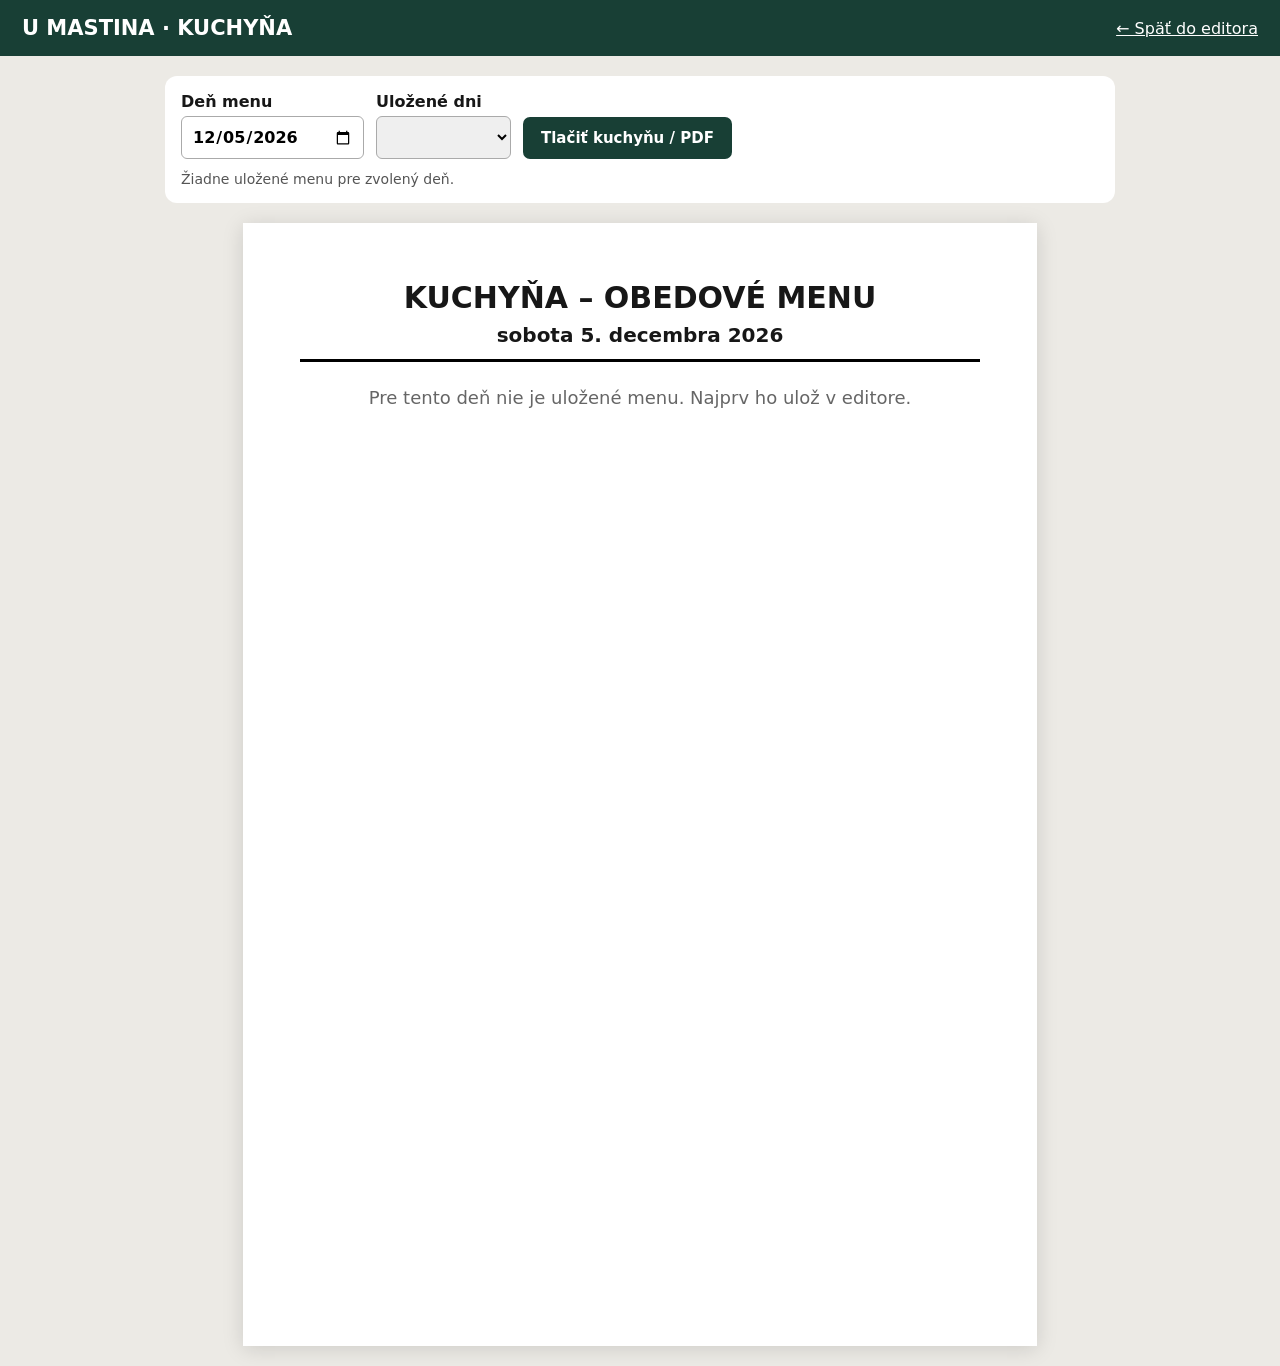
<file: kuchyna.html>
<!doctype html>
<html lang="sk"><head><meta charset="utf-8"><meta name="viewport" content="width=device-width,initial-scale=1">
<title>U Mastina – Kuchyňa</title>
<style>
*{box-sizing:border-box}body{margin:0;background:#eceae5;color:#171717;font:16px system-ui,Arial,sans-serif}
.toolbar{background:#183f35;color:white;padding:16px 22px;display:flex;flex-wrap:wrap;align-items:center;gap:12px}
.toolbar h1{font-size:21px;margin:0 auto 0 0}.toolbar a{color:white}
.controls{max-width:950px;margin:20px auto;padding:16px;background:white;border-radius:12px;display:flex;gap:12px;flex-wrap:wrap;align-items:end}
.controls label{display:grid;gap:5px;font-weight:650}.controls input,.controls select{padding:10px;border:1px solid #aaa;border-radius:6px;font:inherit}
button{background:#183f35;color:white;border:0;border-radius:7px;padding:12px 18px;font:700 15px system-ui;cursor:pointer}
#status{width:100%;font-size:14px;color:#555}
.sheet{background:white;width:min(100% - 24px,210mm);min-height:297mm;margin:20px auto;padding:15mm 15mm 12mm;box-shadow:0 3px 20px #0002}
.sheet h2{font-size:30px;text-align:center;margin:0 0 8px}.date{text-align:center;font-size:20px;font-weight:700;border-bottom:3px solid black;padding-bottom:12px}
.meal{border-bottom:2px solid #aaa;padding:16px 0;break-inside:avoid}
.meal h3{font-size:25px;line-height:1.22;margin:0 0 10px}
.sides{font-size:20px;line-height:1.4}.sides b{font-weight:800}
.empty{font-size:18px;color:#666;text-align:center;padding:25px}
@page{size:A4 portrait;margin:0}
@media print{html,body{background:white;margin:0}.toolbar,.controls{display:none!important}.sheet{margin:0;width:210mm;min-height:0;padding:14mm 15mm;box-shadow:none}.meal{padding:12px 0}.meal h3{font-size:23px}.sides{font-size:19px}}
</style></head><body>
<header class="toolbar"><h1>U MASTINA · KUCHYŇA</h1><a href="./">← Späť do editora</a></header>
<div class="controls"><label>Deň menu <input id="date" type="date"></label><label>Uložené dni <select id="days"></select></label><button id="print">Tlačiť kuchyňu / PDF</button><div id="status"></div></div>
<main class="sheet"><h2>KUCHYŇA – OBEDOVÉ MENU</h2><div class="date" id="heading"></div><div id="meals"></div></main>
<script>
const key='mastina_menu_v1_',date=document.getElementById('date'),days=document.getElementById('days'),out=document.getElementById('meals'),status=document.getElementById('status');
const esc=s=>String(s??'').replace(/[&<>"']/g,c=>({'&':'&amp;','<':'&lt;','>':'&gt;','"':'&quot;',"'":'&#39;'}[c]));
const available=()=>Object.keys(localStorage).filter(k=>k.startsWith(key)&&/^\d{4}-\d{2}-\d{2}$/.test(k.slice(key.length))).map(k=>k.slice(key.length)).sort().reverse();
function render(){
 const d=date.value;days.value=d;document.getElementById('heading').textContent=d?new Date(d+'T12:00:00').toLocaleDateString('sk-SK',{weekday:'long',day:'numeric',month:'long',year:'numeric'}):'';
 let data=null;try{data=JSON.parse(localStorage.getItem(key+d)||'null')}catch(e){}
 if(!data){out.innerHTML='<div class="empty">Pre tento deň nie je uložené menu. Najprv ho ulož v editore.</div>';status.textContent='Žiadne uložené menu pre zvolený deň.';return}
 const meals=Array.isArray(data.meals)?data.meals:[];out.innerHTML=meals.map((m,i)=>{
 const sides=[m.side1??m.side,m.side2,m.side3].filter(x=>String(x||'').trim());
 return '<article class="meal"><h3>'+(i+1)+'. '+esc(m.name||'—')+'</h3><div class="sides"><b>Príloha'+(sides.length>1?'y':'')+':</b> '+(sides.length?sides.map(esc).join(' · '):'—')+'</div></article>'
 }).join('')||'<div class="empty">V tomto menu nie sú jedlá.</div>';
 status.textContent='Načítané uložené menu: '+d+'. Zobrazené sú iba jedlá a prílohy.';
}
function refresh(){const list=available();days.innerHTML='<option value="">Vyber deň</option>'+list.map(d=>'<option value="'+d+'">'+d+'</option>').join('');if(!date.value||(!localStorage.getItem(key+date.value)&&list.length))date.value=list[0]||new Date(Date.now()-new Date().getTimezoneOffset()*60000).toISOString().slice(0,10);render()}
date.addEventListener('change',render);days.addEventListener('change',()=>{if(days.value){date.value=days.value;render()}});document.getElementById('print').onclick=()=>{if(!localStorage.getItem(key+date.value)){alert('Najprv vyber uložený deň.');return}window.print()};window.addEventListener('storage',refresh);refresh();
</script></body></html>
</file>
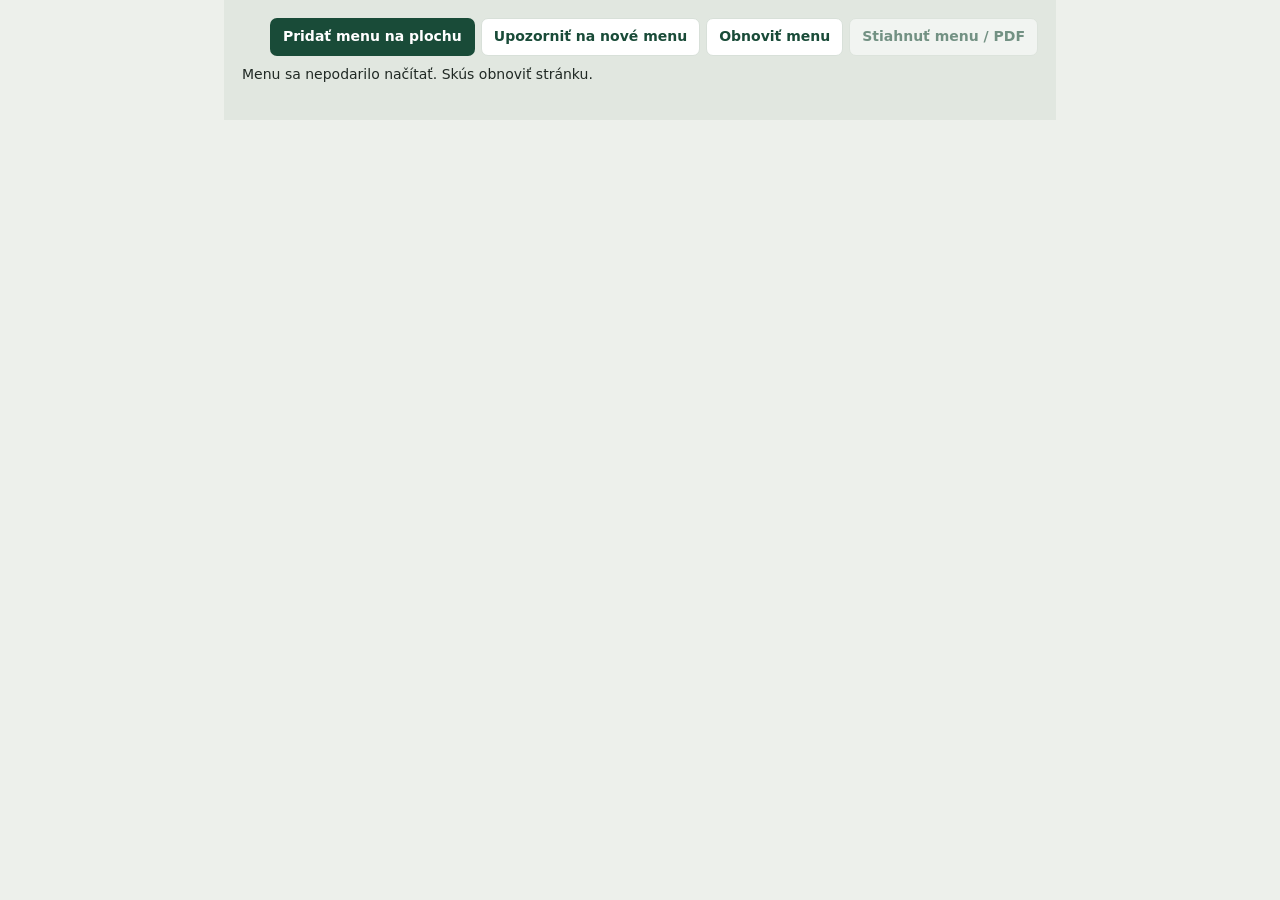
<file: obedove-menu.html>
<!doctype html>
<html lang="sk">
<head>
<meta charset="utf-8">
<meta name="viewport" content="width=device-width,initial-scale=1">
<meta name="description" content="Aktuálne týždenné obedové menu reštaurácie U Mastina">
<title>Obedové menu · U Mastina</title>
<link rel="icon" type="image/png" href="mastina-menu-192.png">
<meta name="apple-mobile-web-app-title" content="U Mastina Menu">
<link rel="manifest" href="menu.webmanifest?v=55">
<link rel="apple-touch-icon" href="mastina-menu-180.png">
<link rel="stylesheet" href="tyzdenne-menu.css?v=37">
<script defer src="menu-qr.js?v=8"></script>
<script defer src="menu-print.js?v=37"></script>
<script defer src="menu-allergen-catalog.js?v=1"></script>
<script defer src="menu-notifications.js?v=40"></script>
<script defer src="tyzdenne-menu.js?v=49"></script>
</head>
<body class="guest-mode">
<main class="workspace">
  <section class="preview-pane" aria-label="Obedové menu U Mastina">
    <div id="guest-tools">
      <button id="guest-install" type="button" class="primary" aria-controls="guest-install-help" aria-expanded="false">Pridať menu na plochu</button>
      <button id="guest-notifications" type="button" class="secondary">Upozorniť na nové menu</button>
      <button id="guest-refresh" type="button" class="secondary">Obnoviť menu</button>
      <button id="guest-print" type="button" class="secondary" disabled>Stiahnuť menu / PDF</button>
    </div>
    <div id="guest-install-help" hidden>
      <p><strong>iPhone (Safari)</strong> · Zdieľať → Pridať na plochu → Pridať</p>
      <p><strong>Android (Chrome)</strong> · ⋮ → Inštalovať alebo vytvoriť skratku → Pridať</p>
      <p>Menu si môžeš uložiť aj medzi záložky prehliadača.</p>
    </div>
    <p id="guest-notifications-status" role="status" hidden></p>
    <p id="guest-status" role="status">Načítavam obedové menu…</p>
    <div id="paper-frame" hidden><article id="paper" class="paper"></article></div>
  </section>
</main>
</body>
</html>
</file>
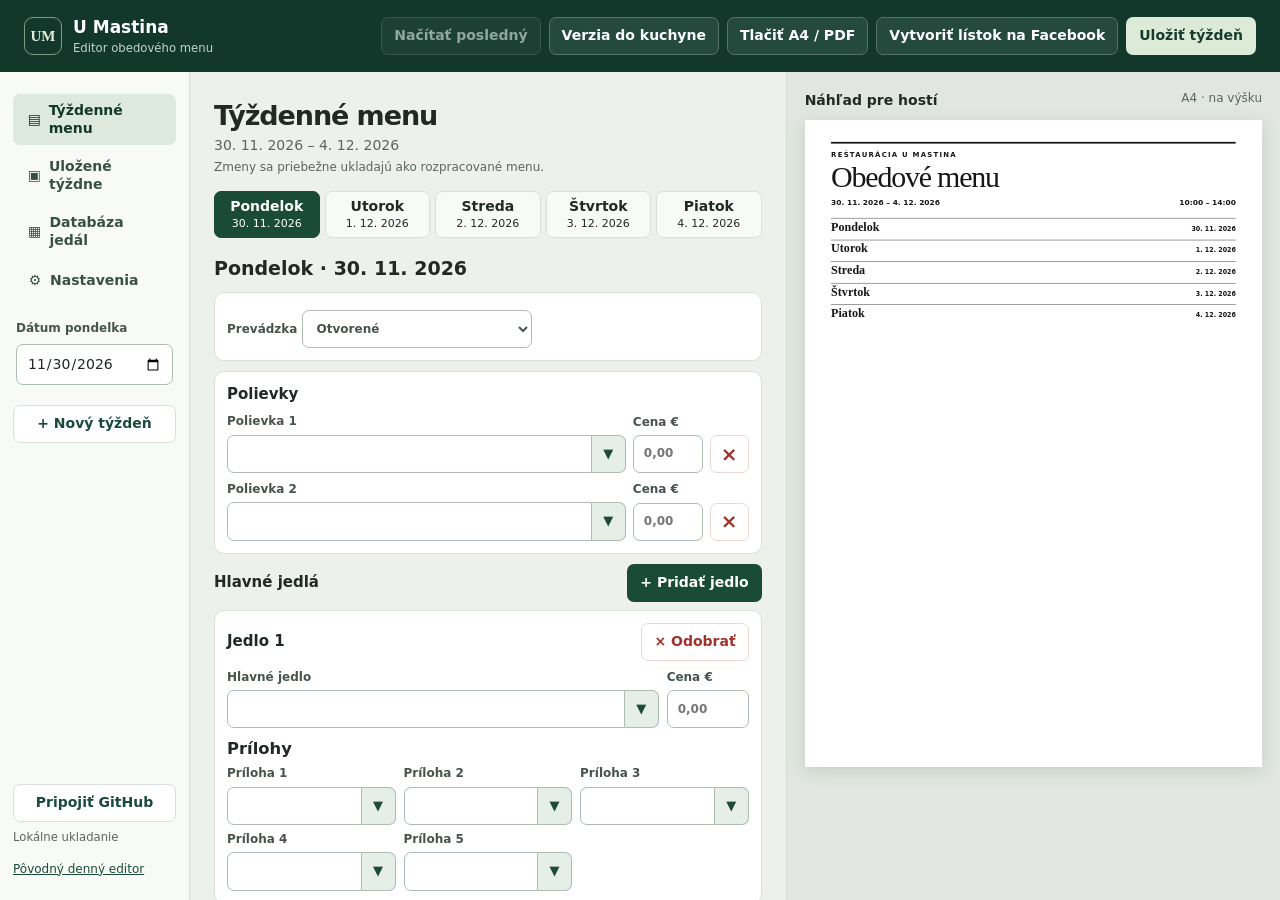
<file: tyzdenne-menu.html>
<!doctype html>
<html lang="sk">
<head>
<script>
  if (new URLSearchParams(location.search).get('view') === 'menu') {
    document.documentElement.hidden = true;
    location.replace('obedove-menu.html');
  }
</script>
<meta charset="utf-8">
<meta name="viewport" content="width=device-width,initial-scale=1">
<meta name="description" content="Editor týždenného obedového menu U Mastina">
<title>U Mastina Editor</title>
<link rel="manifest" href="editor.webmanifest?v=56">
<link rel="icon" type="image/png" href="mastina-editor-192.png?v=56">
<link rel="apple-touch-icon" sizes="180x180" href="mastina-editor-180.png?v=56">
<link rel="apple-touch-icon-precomposed" href="mastina-editor-180.png?v=56">
<meta name="apple-mobile-web-app-title" content="U Mastina Editor">
<meta name="application-name" content="U Mastina Editor">
<link rel="stylesheet" href="tyzdenne-menu.css?v=37">
<script defer src="menu-qr.js?v=8"></script>
<script defer src="menu-pairing.js?v=8"></script>
<script defer src="menu-print.js?v=37"></script>
<script defer src="menu-allergen-catalog.js?v=1"></script>
<script defer src="menu-facebook.js?v=37"></script>
<script defer src="tyzdenne-menu.js?v=53"></script>
</head>
<body>
<header class="app-header">
  <a class="brand" href="tyzdenne-menu.html"><span class="brand-icon" aria-hidden="true">UM</span><span><strong>U Mastina</strong><small>Editor obedového menu</small></span></a>
  <div class="toolbar">
    <button id="load-last" class="secondary">Načítať posledný</button>
    <a id="kitchen-link" class="button secondary" href="?view=kuchyna">Verzia do kuchyne</a>
    <button id="print" class="secondary">Tlačiť A4 / PDF</button>
    <button id="facebook-export" type="button" class="secondary">Vytvoriť lístok na Facebook</button>
    <button id="save" class="primary">Uložiť týždeň</button>
  </div>
</header>
<div class="workspace">
  <aside class="sidebar">
    <nav aria-label="Editor">
      <button data-view="editor" aria-current="page"><span aria-hidden="true">▤</span> Týždenné menu</button>
      <button data-view="archive"><span aria-hidden="true">▣</span> Uložené týždne</button>
      <button data-view="database"><span aria-hidden="true">▦</span> Databáza jedál</button>
      <button data-view="settings"><span aria-hidden="true">⚙</span> Nastavenia</button>
    </nav>
    <div class="sidebar-section">
      <label for="start">Dátum pondelka</label>
      <input id="start" type="date">

    </div>
    <button id="new-week" class="secondary">+ Nový týždeň</button>
    <div class="sidebar-bottom">
      <button id="open-sync" class="secondary">Pripojiť GitHub</button>
      <small id="sync-state">Lokálne ukladanie</small>
      <a href="index.html">Pôvodný denný editor</a>
    </div>
  </aside>
  <main class="work-area">
    <div id="notice" class="notice" role="status" hidden></div>
    <section id="editor">
      <div class="section-head"><h1>Týždenné menu</h1><p id="week-range"></p><p id="draft-status" class="draft-status" role="status"></p></div>
      <nav id="day-tabs" class="day-tabs" aria-label="Dni v týždni"></nav>
      <div id="day-editor"></div>
    </section>
    <section id="archive" hidden>
      <div class="section-head"><h1>Uložené týždne</h1></div>
      <section class="edit-card">
        <label for="archive-week">Vyber týždeň</label>
        <select id="archive-week"></select>
        <div class="settings-actions"><button id="archive-refresh" type="button" class="secondary">Načítať z GitHubu</button></div>
        <p id="archive-status" class="muted" role="status"></p>
        <div id="archive-details"></div>
      </section>
      <section class="edit-card archive-drafts">
        <h2>Rozpracované menu</h2>
        <p class="muted">Automaticky uložené v tomto prehliadači.</p>
        <div id="draft-list"></div>
      </section>
    </section>
    <section id="database" hidden>
      <div class="section-head"><h1>Databáza jedál</h1></div>
      <div id="category-tabs" class="day-tabs" aria-label="Kategórie databázy"></div>
      <form id="database-form" class="database-form">
        <label for="entry">Pridať do databázy</label>
        <div class="inline"><input id="entry" maxlength="160" required placeholder="Názov položky"><button class="primary">Pridať položku</button></div>
      </form>
      <label class="db-filter" for="database-search">Hľadať v databáze</label>
      <input id="database-search" type="search" placeholder="Zadaj názov…">
      <div id="database-list"></div>
    </section>
    <section id="settings" hidden>
      <div class="section-head"><h1>Nastavenia</h1><p>Vyplnené údaje sa zobrazia na lístku pre hostí. Po synchronizácii budú uložené vo verejnom repozitári.</p></div>
      <div id="settings-fields"></div>
      <div class="settings-actions"><button id="save-settings" class="primary">Uložiť nastavenia</button><button id="backup" class="secondary">Stiahnuť zálohu</button><button id="restore" class="secondary">Importovať zálohu</button><input type="file" id="import-file" accept=".json,application/json" hidden></div>
    </section>
  </main>
  <aside class="preview-pane" aria-label="Náhľad jedálneho lístka">
    <div class="preview-title"><strong>Náhľad pre hostí</strong><span>A4 · na výšku</span></div>
    <div id="paper-frame"><article id="paper" class="paper"></article></div>
  </aside>
</div>
<main id="kitchen" hidden>
  <header class="kitchen-tools"><a class="button secondary" href="tyzdenne-menu.html">← Späť do editora</a><label>Týždeň <select id="kitchen-history"></select></label><button id="kitchen-refresh" class="secondary">Načítať z GitHubu</button><button id="kitchen-print" class="primary">Tlačiť kuchyňu</button></header>
  <p id="kitchen-status" role="status" hidden></p>
  <div id="kitchen-days"></div>
</main>
<dialog id="save-check-dialog" aria-labelledby="save-check-title">
  <div class="dialog-title"><h2 id="save-check-title">Skontroluj jedálny lístok</h2></div>
  <ul id="save-check-list"></ul>
  <div class="settings-actions">
    <button type="button" class="primary" data-close="save-check-dialog" autofocus>Vrátiť sa k úpravám</button>
    <button id="save-check-continue" type="button" class="secondary">Uložiť aj tak</button>
  </div>
</dialog>
<dialog id="save-week-dialog" aria-labelledby="save-week-title">
  <div class="dialog-title"><h2 id="save-week-title">Uložiť jedálny lístok</h2><button type="button" class="icon secondary" data-close="save-week-dialog" aria-label="Zrušiť">×</button></div>
  <p>Vyber, ako chceš jedálny lístok uložiť alebo zverejniť.</p>
  <form id="save-week-form" class="settings-actions" style="display:grid;gap:12px">
    <button type="submit" value="local" class="secondary" autofocus>💾 Uložiť iba do zariadenia</button>
    <button type="submit" value="publish-silent" class="secondary">🌐 Zverejniť bez upozornenia</button>
    <button type="submit" value="publish-notify" class="primary">🔔 Zverejniť a odoslať upozornenie</button>
  </form>
</dialog>
<dialog id="allergen-dialog">
  <div class="dialog-title"><h2 id="allergen-title">Alergény</h2><button type="button" class="icon secondary" data-close="allergen-dialog" aria-label="Zavrieť alergény">×</button></div>
  <form id="allergen-form">
    <div id="allergen-fields"></div>
    <button class="primary" type="submit">Uložiť podľa receptúry</button>
  </form>
</dialog>
<dialog id="picker">
  <div class="dialog-title"><h2 id="picker-title"></h2><button class="icon secondary" data-close="picker" aria-label="Zavrieť výber">×</button></div>
  <label for="picker-search">Hľadať v uložených položkách</label>
  <input type="search" id="picker-search" placeholder="Zadaj názov…" autocomplete="off">
  <div id="picker-results"></div>
</dialog>
<dialog id="github-dialog">
  <div class="dialog-title"><h2>GitHub synchronizácia</h2><button class="icon secondary" data-close="github-dialog" aria-label="Zavrieť">×</button></div>
  <p>Databáza a uložené týždne sa zapisujú do verejného repozitára U Mastina. Pripoj sa raz na telefóne cez GitHub token. Ďalší prehliadač môžeš pripojiť cez QR kód.</p>
  <button id="start-pairing" class="primary">Prihlásiť cez QR kód</button>
  <div id="pairing-offer" hidden>
    <canvas id="pairing-qr" role="img" aria-label="QR kód na prihlásenie z telefónu"></canvas>
    <p>Na telefóne naskenuj kód, otvor odkaz a potvrď pripojenie. Kód platí 5 minút.</p>
    <button id="cancel-pairing" class="secondary">Zrušiť QR kód</button>
  </div>
  <p id="manual-help">Vytvor <a href="https://github.com/settings/personal-access-tokens/new" target="_blank" rel="noopener">nový token</a> alebo otvor <a href="https://github.com/settings/personal-access-tokens" target="_blank" rel="noopener">nastavenia existujúceho tokenu</a>. Nastav vlastníka <strong>Pelinho100</strong>, vyber repozitár <strong>u-mastina-menu</strong> a povoľ <strong>Contents: Read and write</strong>.</p>
  <form id="github-form">
    <label for="github-token">GitHub token</label>
    <div class="inline"><input id="github-token" type="password" required autocomplete="off" spellcheck="false" autocapitalize="off"><button class="primary">Pripojiť</button></div>
  </form>
  <div class="settings-actions"><button id="sync-now" class="secondary" hidden>Synchronizovať teraz</button><button id="disconnect" class="secondary" hidden>Odpojiť</button></div>
  <section id="approve-pairing" hidden>
    <p>Potvrď prístup iba vtedy, ak si práve zobrazil QR kód na svojom počítači.</p>
    <button id="confirm-pairing" class="primary">Potvrdiť prihlásenie počítača</button>
    <button id="decline-pairing" class="secondary">Zrušiť</button>
  </section>
  <p id="github-status" role="status"></p>
</dialog>
</body>
</html>
</file>
<file: tyzdenne-menu.css>
:root{color-scheme:light;--ink:#202924;--muted:#59665f;--line:#d8e0d9;--green:#194b38;--dark:#12382c;--sage:#e6efe8;--bg:#edf0eb;--white:#fff;font:14px/1.45 "Segoe UI",system-ui,sans-serif}
*{box-sizing:border-box}body{margin:0;background:var(--bg);color:var(--ink)}[hidden]{display:none!important}h1,h2,h3,p{margin:0}a{color:var(--green)}button,input,select{font:inherit;color:inherit}button,.button{display:inline-flex;justify-content:center;align-items:center;gap:6px;min-height:38px;padding:7px 12px;border:1px solid transparent;border-radius:7px;font-weight:650;cursor:pointer;text-decoration:none;line-height:1.25}button:disabled{opacity:.55;cursor:default}button:hover:not(:disabled),.button:hover{filter:brightness(.94)}button:focus-visible,a:focus-visible,input:focus-visible,select:focus-visible{outline:2px solid #218452;outline-offset:2px}input,select{width:100%;min-width:0;padding:8px 10px;min-height:38px;border:1px solid #aebdb2;border-radius:7px;background:white}label{display:block;font-size:12px;font-weight:700;color:#46544c}label:has(>input){display:grid;gap:4px}.primary{background:var(--green);color:white}.secondary{background:white;border-color:var(--line);color:var(--green)}.icon{padding:4px 10px;font-size:20px}.remove{color:#a3312b;background:#fff;border-color:#ecd9d6}
.app-header{display:flex;align-items:center;justify-content:space-between;gap:18px;padding:14px 24px;background:var(--dark);color:white;min-height:72px}.brand{display:flex;align-items:center;gap:11px;color:inherit;text-decoration:none;white-space:nowrap}.brand-icon{display:grid;place-items:center;width:38px;height:38px;border:1px solid #7c9d85;border-radius:9px;font:700 15px Georgia,serif;color:#e4ead9}.brand strong,.brand small{display:block}.brand strong{font-size:17px}.brand small{color:#c0d4c7}.toolbar,.settings-actions,.inline{display:flex;gap:8px;flex-wrap:wrap}.toolbar .secondary{border-color:#547365;background:#234a3d;color:white}.toolbar .primary{background:#dbebd7;color:#173a2e}
.workspace{display:grid;grid-template-columns:190px minmax(430px,1fr) minmax(320px,.83fr);min-height:calc(100vh - 72px);max-width:1920px;margin:auto}.sidebar{background:#f8faf7;border-right:1px solid var(--line);padding:22px 13px;display:flex;flex-direction:column;gap:20px}.sidebar nav{display:grid;gap:5px}.sidebar nav button{justify-content:flex-start;background:transparent;color:#385148;text-align:left}.sidebar nav span{width:18px;text-align:center}.sidebar nav button[aria-current]{color:var(--dark);background:#dce9dc}.sidebar-section{display:grid;gap:7px;padding:0 3px}.sidebar-section label:not(:first-child){margin-top:9px}.sidebar-bottom{display:grid;gap:7px;margin-top:auto}.sidebar-bottom small{color:var(--muted);overflow-wrap:anywhere}.sidebar-bottom a{font-size:12px;margin-top:8px}
.work-area{padding:24px;min-width:0}.section-head{margin-bottom:14px}.section-head h1{font-size:27px;letter-spacing:-.04em}.section-head p,.muted{color:var(--muted)}.notice{padding:10px 12px;margin:0 0 12px;background:var(--sage);border-radius:7px;white-space:pre-line}.notice.error{background:#ffece6;color:#812d20}.day-tabs{display:grid;grid-auto-columns:1fr;grid-auto-flow:column;gap:5px;margin-bottom:17px}.day-tabs button{display:grid;gap:2px;background:#f8faf7;border-color:var(--line);padding:6px 4px;min-width:0}.day-tabs button[aria-pressed=true]{background:var(--green);color:white;border-color:var(--green)}.day-tabs small{font-weight:400;font-size:11px}.day-heading{font-size:19px;margin:0 0 9px}.edit-card,.meal-card,.database-form,.settings-fields{background:white;border:1px solid var(--line);border-radius:10px;padding:12px;margin-bottom:10px}.card-title{display:flex;align-items:center;justify-content:space-between;gap:8px;margin-bottom:8px}.card-title h3{font-size:15px}.soup-line{display:grid;grid-template-columns:minmax(0,1fr) 70px auto;gap:7px;align-items:end;margin-top:8px}.meal-top{display:grid;grid-template-columns:minmax(0,1fr) 82px;gap:8px}.sides-heading{margin:9px 0 4px}.sides{display:grid;grid-template-columns:repeat(3,minmax(0,1fr));gap:6px 8px}.field{display:grid;min-width:0;gap:4px}.pick-field{display:flex;min-width:0}.pick-field input{border-radius:7px 0 0 7px}.pick-field button{border-radius:0 7px 7px 0;padding:0;min-width:34px;background:#e5eee7;border-color:#aebdb2;border-left:0;color:#1d4b38;font-size:13px}.add-meal{width:100%;border-style:dashed}.inline input{flex:1 1 155px}.database-form label,.db-filter{margin-bottom:6px}#database-list{margin-top:8px}.db-row{display:grid;grid-template-columns:minmax(0,1fr) auto auto;gap:7px;align-items:center;padding:7px 0;border-bottom:1px solid var(--line);overflow-wrap:anywhere}.settings-fields{display:grid;gap:12px}
.preview-pane{min-width:0;background:#e1e7e0;border-left:1px solid #d3ddd4;padding:18px 18px 28px}.preview-title{display:flex;justify-content:space-between;gap:8px;margin:0 0 10px}.preview-title span{color:var(--muted);font-size:12px}#paper-frame{position:relative;margin:auto;max-width:794px;overflow:hidden;box-shadow:0 4px 16px #22332824;background:white}.paper{width:210mm;height:297mm;background:#fff;color:#171717;padding:10mm;transform-origin:top left;overflow:hidden}.paper-inner{display:flex;flex-direction:column;min-height:100%;width:100%;transform-origin:top left}.paper-header{text-align:center;border-top:3px double #222;border-bottom:1px solid #222;padding:12px 0 10px}.paper-header .restaurant{font:700 16px Georgia,serif;letter-spacing:2px;text-transform:uppercase}.paper-header h2{font:700 38px Georgia,serif;line-height:1.1;margin:6px 0}.paper-range{font-size:14px;font-weight:650}.paper-days{display:grid;grid-template-columns:1fr 1fr;gap:12px;align-content:center;align-items:start;flex:1;padding:12px 0}.paper-column{display:grid;gap:12px;min-width:0}.print-day{padding:10px 11px;border:1px solid #333;min-width:0}.print-day h3,.kitchen-day h2{display:flex;align-items:baseline;justify-content:space-between;gap:8px}.print-day h3{border-bottom:1px solid #666;padding:0 0 5px;font:700 19px Georgia,serif}.print-day time{font:700 11px system-ui;white-space:nowrap}.print-group{margin-top:6px}.print-group h4{margin:0 0 3px;font-size:10px;text-transform:uppercase;letter-spacing:1px}.print-row{display:grid;grid-template-columns:minmax(0,1fr) auto;gap:0 9px;padding:3px 0;overflow-wrap:anywhere;line-height:1.22;font-size:14px}.print-row + .print-row{border-top:1px dotted #bbb}.print-row small{grid-column:1/-1;font-size:11px;color:#333}.print-price{white-space:nowrap;font-weight:700;font-variant-numeric:tabular-nums}.paper-footer{border-top:1px solid #333;display:flex;justify-content:center;gap:14px;flex-wrap:wrap;padding-top:7px;text-align:center;font-size:11px}.empty-print{font-size:11px;margin-top:6px}
dialog{width:min(530px,calc(100vw - 28px));border:1px solid var(--line);border-radius:12px;padding:20px;color:var(--ink);box-shadow:0 12px 50px #0b1b1580}dialog::backdrop{background:#13291f80}.dialog-title{display:flex;align-items:center;justify-content:space-between;gap:12px;margin-bottom:12px}dialog label{margin-bottom:5px}dialog p{margin:8px 0}#picker-results{max-height:48vh;overflow:auto;margin-top:8px;display:grid;gap:4px}#picker-results button{justify-content:flex-start;text-align:left}
.kitchen-mode .app-header,.kitchen-mode .workspace{display:none}.kitchen-tools{display:flex;align-items:center;gap:10px;flex-wrap:wrap;background:#f8faf7;border-bottom:1px solid var(--line);padding:12px 22px}.kitchen-tools label{display:flex;align-items:center;gap:8px}.kitchen-tools label select{width:auto}.kitchen-tools .primary{margin-left:auto}#kitchen-status{padding:10px 22px}#kitchen-days{max-width:1600px;margin:auto;padding:18px;display:grid;grid-template-columns:repeat(3,minmax(0,1fr));align-items:start;gap:12px}.kitchen-day{background:white;border:1px solid var(--line);border-radius:10px;padding:15px}.kitchen-day h2{font-size:23px;border-bottom:2px solid #27362e;padding-bottom:8px}.kitchen-day time{font-size:14px;white-space:nowrap}.kitchen-day .print-row{font-size:19px;padding:7px 0}.kitchen-day .print-row small{font-size:16px;margin-top:3px}.kitchen-day .print-group h4{font-size:12px;margin-top:9px}
@media(min-width:1051px){.workspace{height:calc(100vh - 72px);min-height:0}.work-area,.preview-pane,.sidebar{overflow:auto}}
@media(max-width:1050px){.workspace{grid-template-columns:165px minmax(0,1fr)}.preview-pane{grid-column:2}.app-header{flex-wrap:wrap}#kitchen-days{grid-template-columns:repeat(2,minmax(0,1fr))}}
@media(max-width:650px){.workspace{display:block}.sidebar{gap:10px;padding:10px}.sidebar nav{grid-template-columns:repeat(3,minmax(0,1fr))}.sidebar nav button{font-size:12px;gap:3px;padding:5px}.sidebar-section{grid-template-columns:1fr 1fr;align-items:center}.sidebar-section label:not(:first-child){margin:0}.sidebar-bottom{display:flex;align-items:center;flex-wrap:wrap}.work-area,.preview-pane{padding:12px}.sides{grid-template-columns:repeat(2,minmax(0,1fr))}.day-tabs{overflow:auto}.day-tabs button{font-size:11px}#kitchen-days{grid-template-columns:1fr;padding:10px}.app-header{padding:12px}.toolbar{gap:5px}.toolbar>*{font-size:12px}}
@page{size:A4 portrait;margin:0}
@media print{
:root,body{background:white;color:black}.app-header,.sidebar,.work-area,.preview-title,.kitchen-tools,#kitchen-status,dialog{display:none!important}.workspace,.preview-pane{display:block;width:210mm;margin:0;padding:0;border:0;background:white;height:auto;overflow:visible}#paper-frame{width:210mm;height:296.9mm;max-width:none;overflow:hidden;margin:0;box-shadow:none}.paper{position:absolute;inset:0 auto auto 0;transform:none!important}
#kitchen-days{display:block;padding:0}.kitchen-day{width:210mm;min-height:296mm;padding:15mm;border:0;border-radius:0;break-after:page}.kitchen-day:last-child{break-after:auto}.kitchen-day h2{font-size:31pt}.kitchen-day time{font-size:18pt}.kitchen-day .print-row{font-size:21pt}.kitchen-day .print-row small{font-size:16pt}.kitchen-day .print-group h4{font-size:13pt}.kitchen-day .print-row{break-inside:avoid}
}

.settings-fields{min-width:0;margin:0 0 15px;padding:10px 12px 13px;grid-template-columns:repeat(2,minmax(0,1fr))}
.settings-fields legend{font-size:14px;font-weight:750;padding:0 6px}
#start-pairing{margin:7px 0}#pairing-offer{display:grid;justify-items:center;text-align:center;margin:10px 0}
#pairing-qr{display:block;width:min(270px,100%);height:auto;image-rendering:pixelated}
#approve-pairing{border-top:1px solid var(--line);margin-top:12px;padding-top:5px}
/* Guest menu on A4 */
.paper {
  padding: 10mm 12mm;
  -webkit-text-size-adjust: none;
  text-size-adjust: none;
}
.paper-inner > * { flex-shrink: 0; }
.paper-header {
  border: 0;
  border-top: 3px solid #171717;
  padding: 13px 0 16px;
  text-align: left;
}
.paper-header .restaurant {
  font: 700 12px/1.2 system-ui, sans-serif;
  letter-spacing: .18em;
  overflow-wrap: anywhere;
}
.paper-header h2 {
  font: 400 52px/1.04 Georgia, serif;
  letter-spacing: -.04em;
  margin: 5px 0 8px;
  overflow-wrap: anywhere;
}
.paper-range {
  display: flex;
  justify-content: space-between;
  gap: 12px;
  font-size: 13px;
  font-variant-numeric: tabular-nums;
}
.paper-days {
  display: grid;
  grid-template-columns: minmax(0, 1fr);
  align-content: start;
  gap: 7px;
  padding: 0;
}
.print-day { padding: 0; border: 0; }
.print-day h3 {
  border: 0;
  border-top: 1px solid #555;
  padding: 3px 0;
  font: 700 21px/1.12 Georgia, serif;
}
.print-day time {
  font-weight: 600;
  font-variant-numeric: tabular-nums;
}
.print-day .print-group { margin-top: 0; }
.print-day .print-group h4 { position: absolute; clip-path: inset(50%); }
.print-day .print-soups {
  display: grid;
  grid-template-columns: max-content minmax(0, 1fr);
  column-gap: 12px;
  background: #eee;
  padding: 3px 8px;
  margin-bottom: 2px;
}
.print-day .print-soups h4 {
  position: static;
  clip-path: none;
  grid-area: 1 / 1;
  margin: 3px 0 0;
  font-size: 9px;
  letter-spacing: .1em;
}
.print-day .print-soups .print-row { grid-column: 2; }
.print-day .print-row {
  padding: 2px 0;
  font-size: 13px;
  grid-template-columns: minmax(0, 1fr) auto;
}
.print-day .print-row + .print-row { border-top: 1px solid #ddd; }
.print-day .print-row small {
  grid-column: 1;
  grid-row: 2;
  font: 11px/1.2 system-ui, sans-serif;
  margin: 0;
  padding-right: 6px;
}
.print-day .print-price { text-align: right; }
.print-day .print-allergens { color: #444; font-weight: 400; }
.print-day .meal-number {
  color: #444;
  font-size: 11px;
  margin-right: 3px;
}
.paper-days .empty-print { display: none; }
.paper-footer {
  display: grid;
  grid-template-columns: minmax(0, 1fr) minmax(0, 1fr);
  gap: 5px 16px;
  margin-top: auto;
  border: 0;
  padding-top: 9px;
  text-align: left;
  overflow-wrap: anywhere;
}
.paper-footer .allergen-legend, .paper-note { grid-column: 1 / -1; }
.paper-orders, .paper-contact {
  border-top: 1px solid #555;
  padding-top: 4px;
}
.paper-contact { grid-column: 2; text-align: right; }
.paper-orders h3, .paper-contact h3 {
  font: 700 10px/1.25 system-ui, sans-serif;
  letter-spacing: .1em;
  text-transform: uppercase;
}
.paper-orders p, .paper-contact p { font-size: 11px; }
.order-details {
  display: flex;
  align-items: baseline;
  gap: 0 12px;
  flex-wrap: wrap;
  font-size: 15px;
}
.paper-note { font-size: 11px; font-style: italic; }
@media screen{
  #paper-frame{width:100%;aspect-ratio:210 / 297}
  .paper{position:absolute;top:0;left:0}
}
@media screen and (max-width:650px){
  .app-header,.workspace,.preview-pane{max-width:100%}
  .toolbar,.preview-title{min-width:0}
  .preview-title span{text-align:right}
}
@media(max-width:650px){.settings-fields{grid-template-columns:1fr}}

.draft-status{font-size:12px;margin-top:4px}
.draft-status.draft-active{color:var(--green);font-weight:650}
#archive-week{margin:5px 0 8px}
#archive-details>p{margin:5px 0}
.archive-actions{display:flex;align-items:center;justify-content:space-between;flex-wrap:wrap;gap:8px;margin:8px 0}
.archive-days{display:grid;gap:8px}
.archive-drafts h2{font-size:16px;margin-bottom:3px}
.archive-drafts .archive-actions{border-top:1px solid var(--line);padding:6px 0 0}
#draft-list>p{margin-top:5px}
@media(max-width:650px){.sidebar nav{grid-template-columns:repeat(2,minmax(0,1fr))}}

@media screen and (max-width:650px){#github-token{font-size:16px}#github-dialog .dialog-title h2{font-size:19px;min-width:0}#github-dialog .dialog-title button{flex:none}}

.allergen-button{margin-top:7px;font-size:12px;justify-self:start}
.soup-line .allergen-button{grid-column:1/-1;margin-top:0}
#allergen-fields fieldset{margin:0 0 12px;padding:8px;border:1px solid var(--line);min-width:0;border-radius:8px}
#allergen-fields legend{padding:0 4px;font-weight:700;overflow-wrap:anywhere}
.allergen-options{display:grid;grid-template-columns:repeat(auto-fit,minmax(min(100%,172px),1fr));gap:5px}
#allergen-dialog label{display:flex;align-items:center;gap:5px}
#allergen-dialog input[type=checkbox]{width:16px;min-height:0;height:16px;flex:none}
.allergen-confirm{margin:10px 0}
.paper-footer .allergen-legend {
  border: 1px solid #555;
  padding: 5px 8px;
  font-size: 10px;
  line-height: 1.3;
}
.allergen-draft{font-size:11px;font-weight:700;margin:0 0 7px}

.paper-footer-qr { grid-template-columns: minmax(0, 1fr) minmax(0, 1fr) 92px; }
.paper-qr {
  grid-column: 3;
  grid-row: 2;
  color: inherit;
  font-size: 9px;
  text-decoration: none;
  text-align: center;
  align-self: start;
}
.paper-qr canvas { display: block; width: 80px; height: 80px; margin: auto; }
.guest-mode .app-header, .guest-mode .sidebar, .guest-mode .work-area, .guest-mode .preview-title { display: none; }
.guest-mode .workspace { display: block; max-width: 832px; min-height: 0; height: auto; margin: auto; }
.guest-mode .preview-pane { border: 0; }
#guest-tools { display: flex; justify-content: flex-end; flex-wrap: wrap; gap: 6px; margin-bottom: 8px; }
#guest-install-help { margin: 0 0 8px; padding: 10px 12px; border: 1px solid var(--line); background: #fff; border-radius: 8px; font-size: 14px; }
#guest-install-help p + p { margin-top: 5px; }
#guest-status { margin: 8px 0; font-size: 14px; }
@media screen and (max-width: 650px) {
  .guest-mode .preview-pane { padding: 8px 4px 14px; }
}
@media print {
  #guest-tools, #guest-install-help, #guest-status { display: none !important; }
}

.day-status select { width: min(100%, 230px); margin-top: 5px; }
.print-day-notice { font-weight: 700; font-size: 13px; padding: 5px 8px; background: #eee; }
.kitchen-day .print-day-notice { font-size: 19px; }
#save-check-list { max-height: 44vh; overflow: auto; padding-left: 24px; }
#save-check-list li + li { margin-top: 5px; }
</file>
